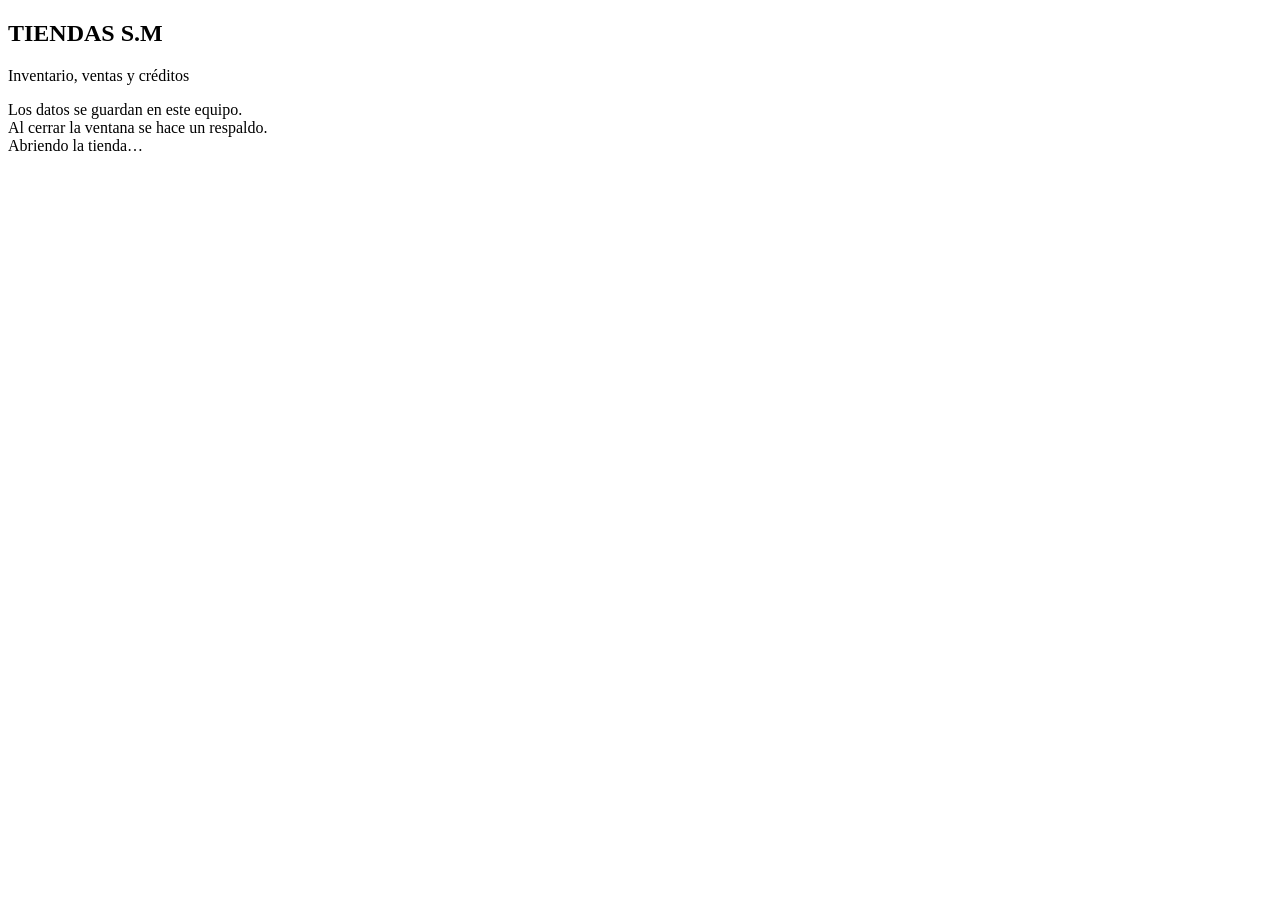
<file: interfaz_web/estatico/index.html>
<!DOCTYPE html>
<html lang="es">
<head>
<meta charset="UTF-8">
<title>TIENDAS S.M</title>
<style>/*ESTILOS*/</style>
</head>
<body>
<aside class="lateral">
  <div class="lateral-cab"><h1>TIENDAS S.M</h1><p>Inventario, ventas y créditos</p></div>
  <nav id="menu" aria-label="Secciones"></nav>
  <div class="lateral-pie">Los datos se guardan en este equipo.<br>Al cerrar la ventana se hace un respaldo.</div>
</aside>
<main class="principal" id="contenido"><div class="cargando">Abriendo la tienda…</div></main>
<div id="modal-raiz"></div>
<div class="aviso-flotante" id="avisos" aria-live="polite"></div>
<script>/*CODIGO*/</script>
</body>
</html>
</file>
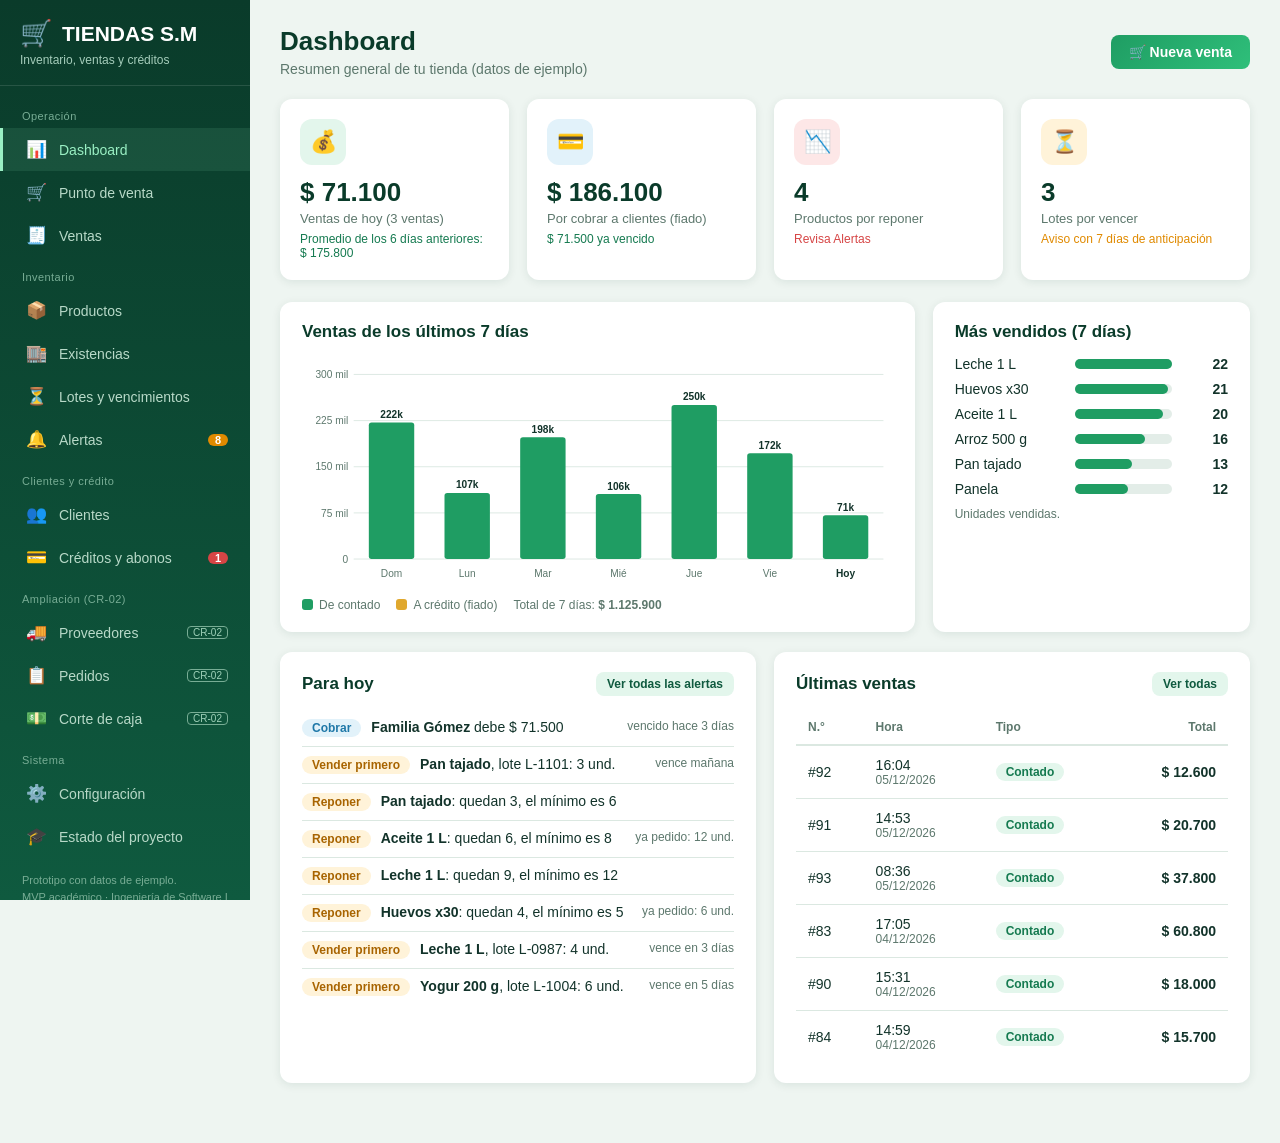
<file: docs/referencia/tiendas_sm_dashboard.html>
<!DOCTYPE html>
<html lang="es">
<head>
<meta charset="UTF-8">
<meta name="viewport" content="width=device-width, initial-scale=1.0">
<title>TIENDAS S.M – Sistema de gestión de tienda</title>
<style>
:root{
  --v900:#0a3b2a; --v800:#0f5a3f; --v700:#157a50; --v600:#1f9d63; --v500:#2fbf7a; --v300:#9af0c4; --v100:#e3f6ec; --v50:#f2f9f5;
  --fondo:#eef5f1; --tinta:#12332a; --tenue:#5d786d; --linea:#dbe8e1; --blanco:#fff;
  --ambar:#e08a00; --ambar-f:#fff3d9; --rojo:#d64545; --rojo-f:#fde7e7; --azul:#1f78a8; --azul-f:#e2f2fa;
  --sombra:0 2px 10px rgba(10,59,42,.09);
}
*{margin:0;padding:0;box-sizing:border-box}
body{font-family:'Segoe UI',Tahoma,Geneva,Verdana,sans-serif;background:var(--fondo);color:var(--tinta);display:flex;font-size:14px;font-variant-numeric:tabular-nums}
button{font:inherit;color:inherit;cursor:pointer;border:none;background:none}
input,select,textarea{font:inherit;color:inherit}
:focus-visible{outline:3px solid var(--v500);outline-offset:2px;border-radius:6px}
.oculto{display:none!important}
.ocultar-visual{position:absolute;width:1px;height:1px;overflow:hidden;clip:rect(0 0 0 0)}

/* menú lateral */
.lateral{width:250px;background:linear-gradient(180deg,var(--v900) 0%,var(--v800) 100%);min-height:100vh;padding:18px 0;position:fixed;left:0;top:0;bottom:0;overflow-y:auto;z-index:20}
.lateral-cab{padding:0 20px 18px;border-bottom:1px solid rgba(255,255,255,.12);margin-bottom:10px}
.lateral-cab h1{color:#fff;font-size:21px;display:flex;align-items:center;gap:10px}
.lateral-cab h1::before{content:"🛒";font-size:26px}
.lateral-cab p{color:#a5cdbb;font-size:12px;margin-top:4px}
.grupo{color:#78ad95;font-size:11px;padding:14px 22px 6px;letter-spacing:.04em}
.nav{display:flex;align-items:center;gap:12px;width:100%;text-align:left;padding:11px 22px;color:#b8d9c8;border-left:3px solid transparent;transition:.2s}
.nav:hover{background:rgba(255,255,255,.07);color:#fff}
.nav.activo{background:rgba(154,240,196,.1);color:var(--v300);border-left-color:var(--v300)}
.nav .icono{font-size:17px;width:22px;text-align:center}
.nav .etiqueta{margin-left:auto;background:var(--ambar);color:#fff;border-radius:10px;padding:0 7px;font-size:11px;font-weight:700}
.nav .etiqueta.roja{background:var(--rojo)}
.nav .cr{margin-left:auto;font-size:10px;border:1px solid #78ad95;color:#9fd1b9;border-radius:4px;padding:0 5px}
.lateral-pie{padding:14px 22px;color:#78ad95;font-size:11px;line-height:1.5}

/* contenido */
.principal{margin-left:250px;flex:1;padding:26px 30px 40px;min-height:100vh;min-width:0}
.encabezado{display:flex;justify-content:space-between;align-items:center;gap:14px;flex-wrap:wrap;margin-bottom:22px}
.encabezado h2{font-size:26px;color:var(--v900)}
.encabezado p{color:var(--tenue);margin-top:4px}
.acciones{display:flex;gap:10px;flex-wrap:wrap}
.aviso{background:var(--ambar-f);border-left:5px solid var(--ambar);padding:10px 14px;border-radius:6px;font-size:13px;margin-bottom:18px}
.aviso.verde{background:var(--v100);border-left-color:var(--v600)}
.aviso.roja{background:var(--rojo-f);border-left-color:var(--rojo)}

/* botones */
.btn{padding:9px 18px;border-radius:8px;font-weight:600;display:inline-flex;align-items:center;gap:8px;transition:.2s;white-space:nowrap}
.btn:hover:not(:disabled){transform:translateY(-1px);box-shadow:0 5px 14px rgba(31,157,99,.3)}
.btn:disabled{opacity:.5;cursor:not-allowed}
.btn-p{background:linear-gradient(135deg,var(--v600),var(--v500));color:#fff}
.btn-s{background:var(--v100);color:var(--v800)}
.btn-o{border:1.5px solid var(--v600);color:var(--v700);background:#fff}
.btn-a{background:var(--ambar);color:#fff}
.btn-r{background:var(--rojo);color:#fff}
.btn-ch{padding:5px 11px;font-size:12px}
.tecla{font-size:10px;opacity:.8;border:1px solid currentColor;border-radius:4px;padding:0 4px}

/* tarjetas y rejilla */
.kpis{display:grid;grid-template-columns:repeat(auto-fit,minmax(215px,1fr));gap:18px;margin-bottom:22px}
.kpi{background:#fff;border-radius:12px;padding:20px;box-shadow:var(--sombra);transition:transform .25s}
.kpi:hover{transform:translateY(-3px)}
.kpi .ic{width:46px;height:46px;border-radius:12px;display:flex;align-items:center;justify-content:center;font-size:22px;margin-bottom:12px;background:var(--v100)}
.kpi .valor{font-size:26px;font-weight:700;color:var(--v900)}
.kpi .rotulo{color:var(--tenue);font-size:13px;margin-top:3px}
.kpi .nota{font-size:12px;margin-top:6px;color:var(--v700)}
.kpi.ambar .ic{background:var(--ambar-f)}.kpi.rojo .ic{background:var(--rojo-f)}.kpi.azul .ic{background:var(--azul-f)}
.kpi.rojo .nota{color:var(--rojo)}.kpi.ambar .nota{color:var(--ambar)}
.cols{display:grid;gap:18px;margin-bottom:20px}
.cols.c2{grid-template-columns:1fr 1fr}.cols.c21{grid-template-columns:2fr 1fr}.cols.c12{grid-template-columns:1fr 2fr}.cols.c3{grid-template-columns:repeat(3,1fr)}
.tarjeta{background:#fff;border-radius:12px;padding:20px 22px;box-shadow:var(--sombra);min-width:0}
.tarjeta>h3,.tarjeta .cab h3{font-size:17px;color:var(--v900);margin-bottom:14px}
.tarjeta .cab{display:flex;justify-content:space-between;align-items:center;gap:12px;flex-wrap:wrap;margin-bottom:14px}
.tarjeta .cab h3{margin:0}
.nota-pie{color:var(--tenue);font-size:12px;margin-top:10px}

/* tablas */
.tabla-caja{background:#fff;border-radius:12px;padding:20px 22px;box-shadow:var(--sombra);margin-bottom:20px;overflow-x:auto}
table{width:100%;border-collapse:collapse}
th{text-align:left;font-size:12px;color:var(--tenue);font-weight:600;padding:10px 12px;border-bottom:2px solid var(--linea);white-space:nowrap}
td{padding:11px 12px;border-bottom:1px solid var(--linea);vertical-align:middle}
tbody tr:hover{background:var(--v50)}
tr:last-child td{border-bottom:none}
.num{text-align:right}
.sec{color:var(--tenue);font-size:12px}
.insignia{display:inline-block;padding:2px 10px;border-radius:12px;font-size:12px;font-weight:600;white-space:nowrap}
.i-ok{background:var(--v100);color:var(--v700)}.i-av{background:var(--ambar-f);color:#a86400}.i-mal{background:var(--rojo-f);color:var(--rojo)}.i-info{background:var(--azul-f);color:var(--azul)}.i-gris{background:#eceff0;color:#58666d}
.busca{padding:9px 14px;border:1.5px solid var(--linea);border-radius:8px;min-width:230px;background:#fff}
.busca:focus{border-color:var(--v600);outline:none}
.filtros{display:flex;gap:6px;flex-wrap:wrap}
.filtros button{padding:6px 14px;border-radius:16px;border:1.5px solid var(--linea);background:#fff;font-size:13px}
.filtros button.sel{background:var(--v700);border-color:var(--v700);color:#fff}
.barra{height:10px;background:#e3ede8;border-radius:5px;position:relative;min-width:90px}
.barra>span{position:absolute;left:0;top:0;bottom:0;border-radius:5px}
.barra>em{position:absolute;top:-3px;bottom:-3px;width:2px;background:var(--tinta)}
.vacio{padding:26px;text-align:center;color:var(--tenue)}

/* punto de venta */
.pos{display:grid;grid-template-columns:2fr 1fr;gap:18px;align-items:start}
.pos-busca{position:relative}
.pos-fila{display:flex;gap:10px}
.pos-fila .grande{flex:1;font-size:17px;padding:13px 16px;border:2px solid var(--v600);border-radius:10px}
.pos-fila .cant{width:90px;font-size:17px;padding:13px;border:2px solid var(--linea);border-radius:10px;text-align:center}
.sugerencias{position:absolute;left:0;right:100px;top:100%;background:#fff;border:1px solid var(--linea);border-radius:10px;box-shadow:0 10px 24px rgba(10,59,42,.18);z-index:15;max-height:320px;overflow:auto;margin-top:4px}
.sugerencias button{display:flex;justify-content:space-between;gap:12px;width:100%;padding:10px 14px;text-align:left;border-bottom:1px solid var(--linea)}
.sugerencias button:hover,.sugerencias button.sel{background:var(--v100)}
.ticket td,.ticket th{padding:9px 10px}
.cantidad-ctl{display:inline-flex;align-items:center;gap:6px}
.cantidad-ctl button{width:26px;height:26px;border-radius:50%;background:var(--v100);color:var(--v800);font-weight:700}
.total-caja{background:linear-gradient(160deg,var(--v800),var(--v600));color:#fff;border-radius:14px;padding:22px;box-shadow:var(--sombra)}
.total-caja .t{font-size:13px;opacity:.85}
.total-caja .m{font-size:44px;font-weight:700;line-height:1.15;margin:4px 0 6px}
.total-caja .s{font-size:13px;opacity:.85}
.pos-botones{display:grid;gap:10px;margin-top:14px}
.pos-botones .btn{justify-content:center;padding:14px;font-size:16px}
.btn-claro{background:#fff;color:var(--v800)}
.btn-claro:hover:not(:disabled){box-shadow:0 5px 14px rgba(0,0,0,.2)}

/* ventanas */
.velo{position:fixed;inset:0;background:rgba(7,40,28,.55);display:flex;align-items:center;justify-content:center;z-index:50;padding:16px}
.modal{background:#fff;border-radius:14px;padding:26px;width:100%;max-width:520px;max-height:92vh;overflow-y:auto;box-shadow:0 20px 50px rgba(0,0,0,.3)}
.modal.ancho{max-width:760px}
.modal h3{font-size:20px;color:var(--v900);margin-bottom:16px}
.campo{margin-bottom:14px}
.campo label{display:block;font-size:13px;font-weight:600;margin-bottom:5px}
.campo input,.campo select,.campo textarea{width:100%;padding:10px 12px;border:1.5px solid var(--linea);border-radius:8px;background:#fff}
.campo input:focus,.campo select:focus{border-color:var(--v600);outline:none}
.campo .ayuda{font-size:12px;color:var(--tenue);margin-top:4px}
.dos{display:grid;grid-template-columns:1fr 1fr;gap:12px}
.check{display:flex;align-items:center;gap:8px}
.check input{width:auto}
.modal-pie{display:flex;justify-content:flex-end;gap:10px;margin-top:18px;flex-wrap:wrap}
.error-caja{background:var(--rojo-f);color:#9c2a2a;border-left:4px solid var(--rojo);padding:9px 12px;border-radius:6px;font-size:13px;margin-bottom:12px}
.ok-caja{background:var(--v100);color:var(--v800);border-left:4px solid var(--v600);padding:9px 12px;border-radius:6px;font-size:13px;margin-bottom:12px}
.pestañas{display:flex;gap:6px;margin-bottom:16px}
.pestañas button{flex:1;padding:10px;border-radius:8px;border:1.5px solid var(--linea);font-weight:600}
.pestañas button.sel{background:var(--v700);border-color:var(--v700);color:#fff}
.papel{font-family:'Consolas','Courier New',monospace;background:#fbfdfc;border:1px dashed #9db8ac;border-radius:8px;padding:16px;font-size:13px}
.papel hr{border:none;border-top:1px dashed #9db8ac;margin:8px 0}
.papel .f{display:flex;justify-content:space-between;gap:10px}
.aviso-flotante{position:fixed;right:22px;bottom:22px;z-index:80;display:grid;gap:8px}
.aviso-flotante div{background:var(--v900);color:#fff;padding:12px 18px;border-radius:10px;box-shadow:0 8px 24px rgba(0,0,0,.3);max-width:380px;animation:entra .25s}
.aviso-flotante div.mal{background:#9c2a2a}
@keyframes entra{from{transform:translateY(10px);opacity:0}to{transform:none;opacity:1}}
.lista-simple{list-style:none}
.lista-simple li{padding:9px 0;border-bottom:1px solid var(--linea);display:flex;gap:10px;align-items:flex-start}
.lista-simple li:last-child{border-bottom:none}
.lista-simple input{margin-top:3px;width:17px;height:17px;accent-color:var(--v600)}
.lista-simple .hecho label{text-decoration:line-through;color:var(--tenue)}
.lista-simple small{display:block;color:var(--tenue)}
svg text{font-family:'Segoe UI',sans-serif;fill:var(--tenue);font-size:11px}
.leyenda{display:flex;gap:16px;flex-wrap:wrap;font-size:12px;color:var(--tenue);margin-top:8px}
.leyenda i{display:inline-block;width:11px;height:11px;border-radius:3px;margin-right:6px;vertical-align:-1px}

@media(max-width:1100px){.cols.c2,.cols.c21,.cols.c12,.cols.c3,.pos{grid-template-columns:1fr}}
@media(max-width:900px){
  .lateral{width:64px}.lateral-cab h1{font-size:0}.lateral-cab h1::before{font-size:26px}.lateral-cab p,.nav .texto,.nav .cr,.grupo,.lateral-pie{display:none}
  .nav{padding:12px 0;justify-content:center}.nav .etiqueta{position:absolute;margin:-18px 0 0 18px}.principal{margin-left:64px;padding:18px 14px 30px}
}
@media(prefers-reduced-motion:reduce){*{animation:none!important;transition:none!important}}
@media print{.lateral,.acciones,.modal-pie,.aviso-flotante{display:none!important}.principal{margin:0}.velo{position:static;background:none}.modal{box-shadow:none}}

</style>
</head>
<body>
<aside class="lateral">
  <div class="lateral-cab"><h1>TIENDAS S.M</h1><p>Inventario, ventas y créditos</p></div>
  <nav id="menu" aria-label="Módulos"></nav>
  <div class="lateral-pie">Prototipo con datos de ejemplo.<br>MVP académico · Ingeniería de Software I</div>
</aside>
<main class="principal" id="contenido"></main>
<script>
'use strict';
/* =====================================================================================
   LÓGICA DE NEGOCIO de TIENDAS S.M (sin pantalla). Refleja las reglas del código Python:
   stock, límite de crédito, abonos y "todo o nada". Todo opera sobre un objeto de estado E.
   ===================================================================================== */
let RELOJ = () => new Date();                       // las pruebas lo reemplazan
const z2 = n => String(n).padStart(2, '0');
const aISO = d => `${d.getFullYear()}-${z2(d.getMonth() + 1)}-${z2(d.getDate())}`;
const hoyISO = () => aISO(RELOJ());
const horaHHMM = () => { const d = RELOJ(); return `${z2(d.getHours())}:${z2(d.getMinutes())}`; };
const masDias = (iso, n) => { const [y, m, d] = iso.split('-').map(Number); return aISO(new Date(y, m - 1, d + n)); };
const diasEntre = (a, b) => { const t = s => { const [y, m, d] = s.split('-').map(Number); return Date.UTC(y, m - 1, d); }; return Math.round((t(b) - t(a)) / 86400000); };
const clonar = o => JSON.parse(JSON.stringify(o));
const pesos = n => new Intl.NumberFormat('es-CO', { style: 'currency', currency: 'COP', maximumFractionDigits: 0 }).format(Math.round(n));
const suma = (a, f = x => x) => a.reduce((s, x) => s + f(x), 0);
const esc = s => String(s ?? '').replace(/[&<>"']/g, c => ({ '&': '&amp;', '<': '&lt;', '>': '&gt;', '"': '&quot;', "'": '&#39;' }[c]));

class ErrorNegocio extends Error { constructor(mensaje, tipo = 'validacion') { super(mensaje); this.tipo = tipo; } }
const exigir = (cond, msg, tipo) => { if (!cond) throw new ErrorNegocio(msg, tipo); };
const entero = (v, nombre) => { const n = Number(v); exigir(Number.isInteger(n), `${nombre} debe ser un número entero`); return n; };
const cantidadPositiva = v => { const n = entero(v, 'La cantidad'); exigir(n > 0, 'La cantidad debe ser mayor a cero'); return n; };

/* ------------------------------ consultas ------------------------------ */
const prod = (E, id) => E.productos.find(p => p.id === id);
const cli = (E, id) => E.clientes.find(c => c.id === id);
const nuevoId = (E, clave) => ++E.sig[clave];
const stockDe = (E, p) => p.vence ? suma(E.lotes.filter(l => l.productoId === p.id), l => l.cantidad) : p.stock;
const lotesDe = (E, pid) => E.lotes.filter(l => l.productoId === pid && l.cantidad > 0).sort((a, b) => a.vence.localeCompare(b.vence));
const abonado = c => suma(c.abonos, a => a.valor);
const saldoDe = c => c.monto - abonado(c);
const saldoCliente = (E, cid) => suma(E.cuentas.filter(c => c.clienteId === cid), saldoDe);
const creditoDisponible = (E, c) => c.credito ? c.limite - saldoCliente(E, c.id) : 0;
function estadoCuenta(c) {
  if (saldoDe(c) === 0) return 'PAGADA';
  return diasEntre(hoyISO(), c.vence) < 0 ? 'VENCIDA' : 'ABIERTA';
}
function pendienteDePedido(E, pid) {
  return suma(E.pedidos.filter(p => p.estado === 'ENVIADO'), p => suma(p.lineas.filter(l => l.productoId === pid), l => l.cantidad));
}

/* ------------------------------ alertas (RF-12, RF-13, créditos) ------------------------------ */
function alertas(E) {
  const hoy = hoyISO();
  const stockBajo = E.productos.map(p => ({ producto: p, stock: stockDe(E, p), pendiente: pendienteDePedido(E, p.id) }))
    .filter(x => x.stock <= x.producto.minimo).sort((a, b) => (a.stock / (a.producto.minimo || 1)) - (b.stock / (b.producto.minimo || 1)));
  const porVencer = E.lotes.filter(l => l.cantidad > 0).map(l => ({ lote: l, producto: prod(E, l.productoId), dias: diasEntre(hoy, l.vence) }))
    .filter(x => x.dias <= E.config.diasAviso).sort((a, b) => a.dias - b.dias);
  const creditosVencidos = E.cuentas.filter(c => estadoCuenta(c) === 'VENCIDA')
    .map(c => ({ cuenta: c, cliente: cli(E, c.clienteId), dias: diasEntre(hoy, c.vence) })).sort((a, b) => a.dias - b.dias);
  return { stockBajo, porVencer, creditosVencidos, total: stockBajo.length + porVencer.length + creditosVencidos.length };
}

/* ------------------------------ ventas (RF-05, RF-06, RF-08) ------------------------------ */
function cantidadEnCarrito(carrito, pid) { return suma(carrito.filter(l => l.productoId === pid), l => l.cantidad); }
function totalCarrito(E, carrito) { return suma(carrito, l => l.cantidad * prod(E, l.productoId).precioVenta); }

/** Valida que se pueda tener `cantidadTotal` de un producto en el carrito. Mensaje igual al del código Python. */
function validarStock(E, pid, cantidadTotal) {
  const p = prod(E, pid); exigir(p, 'El producto no existe');
  const disponible = stockDe(E, p);
  exigir(cantidadTotal <= disponible, `Solo hay ${disponible} disponibles de ${p.nombre}`, 'stock');
}

/**
 * Registra una venta de contado o a crédito. TODO O NADA: trabaja sobre una copia del estado y solo
 * la devuelve si todo salió bien; si algo falla, el estado original no se toca (RNF-04).
 * `opciones.fallarAlFinal` sirve para simular una falla en las pruebas.
 */
function cobrarVenta(E, datos, opciones = {}) {
  const { carrito, tipo } = datos;
  exigir(carrito && carrito.length > 0, 'La venta no tiene productos');
  const S = clonar(E);
  const porProducto = {};
  carrito.forEach(l => { cantidadPositiva(l.cantidad); porProducto[l.productoId] = (porProducto[l.productoId] || 0) + l.cantidad; });
  Object.entries(porProducto).forEach(([pid, cant]) => validarStock(S, Number(pid), cant));
  const lineas = carrito.map(l => { const p = prod(S, l.productoId); return { productoId: p.id, codigo: p.codigo, nombre: p.nombre, cantidad: l.cantidad, precio: p.precioVenta, subtotal: l.cantidad * p.precioVenta }; });
  const total = suma(lineas, l => l.subtotal);

  const venta = { id: nuevoId(S, 'venta'), fecha: hoyISO(), hora: horaHHMM(), tipo, clienteId: null, medio: null, lineas, total };
  if (tipo === 'CREDITO') {
    const c = cli(S, datos.clienteId);
    exigir(c, 'Elige el cliente que se lleva la venta a crédito', 'credito');
    exigir(c.credito, `${c.nombre} no tiene crédito habilitado`, 'credito');
    const disp = creditoDisponible(S, c);
    exigir(total <= disp, `${c.nombre} no puede comprar a crédito por ${pesos(total)}: su crédito disponible es ${pesos(disp)}`, 'credito');
    venta.clienteId = c.id; venta.medio = 'CREDITO';
    const plazo = c.plazo || S.config.plazoDefecto;
    S.cuentas.push({ id: nuevoId(S, 'cuenta'), ventaId: venta.id, clienteId: c.id, monto: total, abonos: [], apertura: venta.fecha, vence: masDias(venta.fecha, plazo) });
  } else {
    const medio = datos.medio || 'EFECTIVO';
    venta.medio = medio;
    if (medio === 'EFECTIVO') exigir(Number(datos.recibido ?? total) >= total, `El efectivo recibido no alcanza para ${pesos(total)}`);
    if (medio === 'MIXTO') exigir(Number(datos.efectivo || 0) + Number(datos.transferencia || 0) === total, `En el pago mixto, efectivo + transferencia deben sumar ${pesos(total)}`);
    if (medio === 'MIXTO') { venta.efectivo = Number(datos.efectivo || 0); venta.transferencia = Number(datos.transferencia || 0); }
    if (datos.clienteId) venta.clienteId = Number(datos.clienteId);
  }
  Object.entries(porProducto).forEach(([pid, cant]) => {
    const p = prod(S, Number(pid)); descontarStock(S, p, cant);
    S.movimientos.push({ id: nuevoId(S, 'movimiento'), fecha: venta.fecha, hora: venta.hora, productoId: p.id, tipo: 'VENTA', cantidad: cant, nota: `Venta #${venta.id}` });
  });
  S.ventas.push(venta);
  if (opciones.fallarAlFinal) throw new ErrorNegocio('falla simulada al guardar');
  return { estado: S, venta };
}

function descontarStock(E, p, cantidad) {
  if (!p.vence) { p.stock -= cantidad; return; }
  let falta = cantidad;                             // propuesta por confirmar: primero el lote que vence antes
  for (const l of lotesDe(E, p.id)) { const t = Math.min(l.cantidad, falta); l.cantidad -= t; falta -= t; if (!falta) break; }
}

/* ------------------------------ productos (RF-01, RF-02) ------------------------------ */
function validarProducto(d) {
  exigir(String(d.nombre || '').trim() !== '', 'El nombre es obligatorio');
  exigir(d.precioCompra !== '' && d.precioCompra != null, 'El precio de compra es obligatorio'); exigir(d.precioVenta !== '' && d.precioVenta != null, 'El precio de venta es obligatorio');
  const pc = entero(d.precioCompra, 'El precio de compra'), pv = entero(d.precioVenta, 'El precio de venta');
  exigir(pc >= 0 && pv >= 0, 'Los precios no pueden ser negativos');
  const min = entero(d.minimo ?? 0, 'El stock mínimo'); exigir(min >= 0, 'El stock mínimo no puede ser negativo');
  return { pc, pv, min };
}
function guardarProducto(E, d) {
  const { pc, pv, min } = validarProducto(d);
  const S = clonar(E);
  const codigo = String(d.codigo || '').trim();
  exigir(!codigo || !S.productos.some(p => p.codigo === codigo && p.id !== d.id), 'Ya existe un producto con ese código');
  if (d.id) {
    const p = prod(S, d.id); exigir(p, 'El producto no existe');
    Object.assign(p, { nombre: d.nombre.trim(), codigo, categoria: d.categoria || '', precioCompra: pc, precioVenta: pv, minimo: min });
    return { estado: S, producto: p };
  }
  const p = { id: nuevoId(S, 'producto'), codigo, nombre: d.nombre.trim(), categoria: d.categoria || '', precioCompra: pc, precioVenta: pv, minimo: min, vence: !!d.vence, stock: 0 };
  S.productos.push(p);
  const inicial = Number(d.stockInicial || 0);
  if (inicial > 0 && !p.vence) registrarEntradaEn(S, { productoId: p.id, cantidad: inicial, nota: 'Stock inicial' });
  return { estado: S, producto: p };
}

/* ------------------------------ inventario (RF-03, RF-04) y lotes (RF-10, RF-11) ------------------------------ */
function registrarEntradaEn(S, d) {
  const p = prod(S, d.productoId); exigir(p, 'El producto no existe');
  const cantidad = cantidadPositiva(d.cantidad);
  if (p.vence) {
    exigir(String(d.lote || '').trim() !== '', 'Este producto vence: escribe el código del lote');
    exigir(/^\d{4}-\d{2}-\d{2}$/.test(d.vence || ''), 'Este producto vence: indica la fecha de vencimiento del lote');
    const l = S.lotes.find(x => x.productoId === p.id && x.codigo === d.lote.trim());
    if (l) { exigir(l.vence === d.vence, `El lote ${l.codigo} ya existe con otra fecha de vencimiento (${l.vence})`); l.cantidad += cantidad; }
    else S.lotes.push({ id: nuevoId(S, 'lote'), productoId: p.id, codigo: d.lote.trim(), cantidad, vence: d.vence });
  } else p.stock += cantidad;
  S.movimientos.push({ id: nuevoId(S, 'movimiento'), fecha: hoyISO(), hora: horaHHMM(), productoId: p.id, tipo: 'ENTRADA', cantidad, nota: d.nota || '' });
}
function registrarEntrada(E, d) { const S = clonar(E); registrarEntradaEn(S, d); return { estado: S }; }
function registrarSalida(E, d) {
  const S = clonar(E); const p = prod(S, d.productoId); exigir(p, 'El producto no existe');
  const cantidad = cantidadPositiva(d.cantidad);
  validarStock(S, p.id, cantidad);
  descontarStock(S, p, cantidad);
  S.movimientos.push({ id: nuevoId(S, 'movimiento'), fecha: hoyISO(), hora: horaHHMM(), productoId: p.id, tipo: 'SALIDA', cantidad, nota: d.motivo || 'Salida manual' });
  return { estado: S };
}

/* ------------------------------ clientes (RF-07) y créditos (RF-08, RF-09) ------------------------------ */
function guardarCliente(E, d) {
  exigir(String(d.nombre || '').trim() !== '', 'El nombre del cliente es obligatorio');
  const limite = entero(d.limite || 0, 'El límite de crédito'), plazo = entero(d.plazo || E.config.plazoDefecto, 'El plazo');
  exigir(limite >= 0, 'El límite de crédito no puede ser negativo'); exigir(plazo > 0, 'El plazo debe ser de al menos 1 día');
  const S = clonar(E);
  if (d.id) { const c = cli(S, d.id); exigir(c, 'El cliente no existe'); Object.assign(c, { nombre: d.nombre.trim(), telefono: d.telefono || '', credito: !!d.credito, limite, plazo }); return { estado: S, cliente: c }; }
  const c = { id: nuevoId(S, 'cliente'), nombre: d.nombre.trim(), telefono: d.telefono || '', credito: !!d.credito, limite, plazo };
  S.clientes.push(c); return { estado: S, cliente: c };
}
function registrarAbono(E, cuentaId, valor) {
  const S = clonar(E); const c = S.cuentas.find(x => x.id === cuentaId); exigir(c, 'La cuenta por cobrar no existe');
  const v = cantidadPositiva(valor); const saldo = saldoDe(c);
  exigir(v <= saldo, `El abono (${v}) no puede ser mayor al saldo pendiente, que es ${saldo}`);
  c.abonos.push({ fecha: hoyISO(), hora: horaHHMM(), valor: v });
  return { estado: S, cuenta: c };
}

/* ------------------------------ proveedores y pedidos (ampliación CR-02) ------------------------------ */
function guardarProveedor(E, d) {
  exigir(String(d.nombre || '').trim() !== '', 'El nombre del proveedor es obligatorio');
  const S = clonar(E);
  if (d.id) { const p = S.proveedores.find(x => x.id === d.id); Object.assign(p, { nombre: d.nombre.trim(), contacto: d.contacto || '', telefono: d.telefono || '', entregaDias: Number(d.entregaDias || 0) }); }
  else S.proveedores.push({ id: nuevoId(S, 'proveedor'), nombre: d.nombre.trim(), contacto: d.contacto || '', telefono: d.telefono || '', entregaDias: Number(d.entregaDias || 0) });
  return { estado: S };
}
function crearPedido(E, d) {
  exigir(E.proveedores.some(p => p.id === d.proveedorId), 'Elige el proveedor');
  exigir(d.lineas && d.lineas.length > 0, 'El pedido necesita al menos un producto');
  d.lineas.forEach(l => { cantidadPositiva(l.cantidad); exigir(prod(E, l.productoId), 'El producto no existe'); });
  const S = clonar(E);
  const pedido = { id: nuevoId(S, 'pedido'), proveedorId: d.proveedorId, fecha: hoyISO(), estado: 'ENVIADO', lineas: d.lineas.map(l => ({ productoId: l.productoId, cantidad: l.cantidad })) };
  S.pedidos.push(pedido); return { estado: S, pedido };
}
function recibirPedido(E, pedidoId, vencimientos = {}) {
  const S = clonar(E); const ped = S.pedidos.find(p => p.id === pedidoId);
  exigir(ped && ped.estado === 'ENVIADO', 'Solo se pueden recibir pedidos enviados');
  ped.lineas.forEach(l => {
    const p = prod(S, l.productoId);
    registrarEntradaEn(S, { productoId: p.id, cantidad: l.cantidad, lote: p.vence ? `P${ped.id}-${p.id}` : undefined, vence: vencimientos[p.id], nota: `Recepción del pedido #${ped.id}` });
  });
  ped.estado = 'RECIBIDO'; ped.recibido = hoyISO();
  return { estado: S };
}
function cancelarPedido(E, pedidoId) {
  const S = clonar(E); const ped = S.pedidos.find(p => p.id === pedidoId); exigir(ped && ped.estado === 'ENVIADO', 'Solo se pueden cancelar pedidos enviados');
  ped.estado = 'CANCELADO'; return { estado: S };
}

/* ------------------------------ corte de caja (ampliación CR-02) ------------------------------ */
function resumenCaja(E, fecha) {
  const ventas = E.ventas.filter(v => v.fecha === fecha && v.tipo === 'CONTADO');
  const efectivoVentas = suma(ventas.filter(v => v.medio === 'EFECTIVO'), v => v.total) + suma(ventas.filter(v => v.medio === 'MIXTO'), v => v.efectivo);
  const transferencias = suma(ventas.filter(v => v.medio === 'TRANSFERENCIA'), v => v.total) + suma(ventas.filter(v => v.medio === 'MIXTO'), v => v.transferencia);
  const abonos = suma(E.cuentas, c => suma(c.abonos.filter(a => a.fecha === fecha), a => a.valor));
  const fiado = suma(E.ventas.filter(v => v.fecha === fecha && v.tipo === 'CREDITO'), v => v.total);
  return { ventasContado: ventas.length, efectivoVentas, transferencias, abonos, fiado, efectivoEsperadoSinInicial: efectivoVentas + abonos };
}
function cerrarCorte(E, d) {
  exigir(d.contado !== '' && d.contado != null, 'Escribe el efectivo que contaste en la caja');
  const inicial = entero(d.inicial || 0, 'El efectivo inicial'), contado = entero(d.contado, 'El efectivo contado');
  exigir(inicial >= 0 && contado >= 0, 'Los valores no pueden ser negativos');
  const S = clonar(E); const r = resumenCaja(S, d.fecha); const esperado = inicial + r.efectivoEsperadoSinInicial;
  S.cortes.push({ id: nuevoId(S, 'corte'), fecha: d.fecha, hora: horaHHMM(), inicial, esperado, contado, diferencia: contado - esperado, transferencias: r.transferencias, fiado: r.fiado });
  return { estado: S };
}

/* ------------------------------ consultas para el panel ------------------------------ */
function ventasPorDia(E, n = 7) {
  const hoy = hoyISO(), salida = [];
  for (let i = n - 1; i >= 0; i--) {
    const f = masDias(hoy, -i), vs = E.ventas.filter(v => v.fecha === f);
    salida.push({ fecha: f, contado: suma(vs.filter(v => v.tipo === 'CONTADO'), v => v.total), credito: suma(vs.filter(v => v.tipo === 'CREDITO'), v => v.total), cantidad: vs.length });
  }
  return salida;
}
function topProductos(E, dias = 7, n = 6) {
  const desde = masDias(hoyISO(), -(dias - 1)), cuenta = {};
  E.ventas.filter(v => v.fecha >= desde).forEach(v => v.lineas.forEach(l => { cuenta[l.nombre] = (cuenta[l.nombre] || 0) + l.cantidad; }));
  return Object.entries(cuenta).sort((a, b) => b[1] - a[1]).slice(0, n);
}

/* ------------------------------ datos de ejemplo (ficticios) ------------------------------ */
function generador(semilla) { let a = semilla; return () => { a |= 0; a = a + 0x6D2B79F5 | 0; let t = Math.imul(a ^ a >>> 15, 1 | a); t = t + Math.imul(t ^ t >>> 7, 61 | t) ^ t; return ((t ^ t >>> 14) >>> 0) / 4294967296; }; }

function datosDeEjemplo() {
  const hoy = hoyISO();
  const E = {
    version: 1, config: { diasAviso: 7, plazoDefecto: 30, mostrarAmpliacion: true },
    sig: { producto: 0, cliente: 0, venta: 0, cuenta: 0, lote: 0, movimiento: 0, pedido: 0, proveedor: 0, corte: 0 },
    productos: [], lotes: [], clientes: [], ventas: [], cuentas: [], movimientos: [], proveedores: [], pedidos: [], cortes: [], porConfirmar: {}
  };
  const P = (codigo, nombre, categoria, pc, pv, minimo, stock, vence = false) => { E.productos.push({ id: nuevoId(E, 'producto'), codigo, nombre, categoria, precioCompra: pc, precioVenta: pv, minimo, vence, stock: vence ? 0 : stock }); };
  P('7701001', 'Arroz 500 g', 'Granos', 2000, 2500, 10, 24); P('7701002', 'Aceite 1 L', 'Aceites', 7500, 9800, 8, 6);
  P('7701003', 'Leche 1 L', 'Lácteos', 3200, 4200, 12, 0, true); P('7701004', 'Huevos x30', 'Huevos', 12500, 16500, 5, 4);
  P('7701005', 'Panela', 'Granos', 2700, 3600, 8, 15); P('7701006', 'Gaseosa 1,5 L', 'Bebidas', 4200, 5800, 12, 30);
  P('7701007', 'Jabón de barra', 'Aseo', 1600, 2300, 6, 7); P('7701008', 'Azúcar 1 kg', 'Granos', 3000, 4100, 10, 18);
  P('7701009', 'Pan tajado', 'Panadería', 3800, 5200, 6, 0, true); P('7701010', 'Café 250 g', 'Café', 6200, 8900, 6, 12);
  P('7701011', 'Yogur 200 g', 'Lácteos', 1900, 2800, 6, 0, true); P('7701012', 'Atún en lata', 'Enlatados', 3500, 4800, 6, 9);
  P('7701013', 'Papel higiénico x4', 'Aseo', 4800, 6900, 5, 8); P('7701014', 'Agua 600 ml', 'Bebidas', 900, 1500, 12, 40);
  const L = (pid, codigo, cantidad, dias) => E.lotes.push({ id: nuevoId(E, 'lote'), productoId: pid, codigo, cantidad, vence: masDias(hoy, dias) });
  L(3, 'L-0987', 4, 3); L(3, 'L-1010', 5, 25); L(9, 'L-1101', 3, 1); L(11, 'L-1004', 6, 5); L(11, 'L-1032', 5, 18);

  const C = (nombre, telefono, credito, limite, plazo) => E.clientes.push({ id: nuevoId(E, 'cliente'), nombre, telefono, credito, limite, plazo });
  C('Familia Gómez', '300 000 0001', true, 100000, 15); C('Julián P.', '300 000 0002', true, 80000, 15); C('Marta R.', '300 000 0003', true, 60000, 30);
  C('Don Hernando', '300 000 0004', true, 30000, 30); C('Luz Dary', '300 000 0005', true, 50000, 30); C('Carlos M.', '', false, 0, 30);

  const linea = (pid, cant) => { const p = prod(E, pid); return { productoId: pid, codigo: p.codigo, nombre: p.nombre, cantidad: cant, precio: p.precioVenta, subtotal: cant * p.precioVenta }; };
  const fiado = (cid, hace, lineas, abonos) => {
    const fecha = masDias(hoy, -hace), ls = lineas.map(([p, c]) => linea(p, c)), total = suma(ls, l => l.subtotal), c = cli(E, cid);
    const v = { id: nuevoId(E, 'venta'), fecha, hora: '10:30', tipo: 'CREDITO', clienteId: cid, medio: 'CREDITO', lineas: ls, total }; E.ventas.push(v);
    E.cuentas.push({ id: nuevoId(E, 'cuenta'), ventaId: v.id, clienteId: cid, monto: total, abonos: abonos.map(([d, val]) => ({ fecha: masDias(hoy, -d), hora: '16:00', valor: val })), apertura: fecha, vence: masDias(fecha, c.plazo) });
  };
  fiado(1, 18, [[2, 5], [1, 9]], []); fiado(2, 11, [[2, 3], [6, 3], [1, 2]], []);
  fiado(3, 18, [[4, 2], [10, 2], [6, 2], [8, 2]], [[8, 20000]]); fiado(4, 10, [[1, 2], [5, 2]], []); fiado(5, 25, [[10, 1], [8, 1]], [[20, 13000]]);

  const rnd = generador(20260101), medios = ['EFECTIVO', 'EFECTIVO', 'EFECTIVO', 'EFECTIVO', 'TRANSFERENCIA', 'MIXTO'];
  for (let d = 13; d >= 0; d--) {
    const n = d === 0 ? 3 : 4 + Math.floor(rnd() * 5);
    for (let i = 0; i < n; i++) {
      const ls = [], k = 1 + Math.floor(rnd() * 3);
      for (let j = 0; j < k; j++) { const pid = 1 + Math.floor(rnd() * 14); if (!ls.some(x => x.productoId === pid)) ls.push(linea(pid, 1 + Math.floor(rnd() * 3))); }
      const total = suma(ls, l => l.subtotal), medio = medios[Math.floor(rnd() * medios.length)];
      const v = { id: nuevoId(E, 'venta'), fecha: masDias(hoy, -d), hora: `${z2(8 + Math.floor(rnd() * 10))}:${z2(Math.floor(rnd() * 60))}`, tipo: 'CONTADO', clienteId: null, medio, lineas: ls, total };
      if (medio === 'MIXTO') { v.efectivo = Math.floor(total / 2 / 100) * 100; v.transferencia = total - v.efectivo; }
      E.ventas.push(v);
    }
  }
  E.ventas.sort((a, b) => (a.fecha + a.hora).localeCompare(b.fecha + b.hora));
  [[1, 24, 4, 'Compra a proveedor'], [6, 12, 3, 'Compra a proveedor'], [3, 5, 2, 'Compra a proveedor'], [10, 6, 1, 'Compra a proveedor']].forEach(([pid, cant, hace, nota]) =>
    E.movimientos.push({ id: nuevoId(E, 'movimiento'), fecha: masDias(hoy, -hace), hora: '08:15', productoId: pid, tipo: 'ENTRADA', cantidad: cant, nota }));
  E.movimientos.push({ id: nuevoId(E, 'movimiento'), fecha: masDias(hoy, -2), hora: '17:40', productoId: 9, tipo: 'SALIDA', cantidad: 1, nota: 'Daño' });

  E.proveedores.push({ id: nuevoId(E, 'proveedor'), nombre: 'Distribuidora La Esperanza', contacto: 'Contacto de ejemplo', telefono: '310 000 0001', entregaDias: 2 },
    { id: nuevoId(E, 'proveedor'), nombre: 'Lácteos del Campo', contacto: 'Contacto de ejemplo', telefono: '310 000 0002', entregaDias: 1 },
    { id: nuevoId(E, 'proveedor'), nombre: 'Aseo y Hogar S.A.', contacto: 'Contacto de ejemplo', telefono: '310 000 0003', entregaDias: 3 });
  E.pedidos.push({ id: nuevoId(E, 'pedido'), proveedorId: 1, fecha: masDias(hoy, -1), estado: 'ENVIADO', lineas: [{ productoId: 2, cantidad: 12 }, { productoId: 4, cantidad: 6 }] },
    { id: nuevoId(E, 'pedido'), proveedorId: 2, fecha: masDias(hoy, -6), estado: 'RECIBIDO', recibido: masDias(hoy, -4), lineas: [{ productoId: 3, cantidad: 24 }] });
  E.cortes.push({ id: nuevoId(E, 'corte'), fecha: masDias(hoy, -1), hora: '19:05', inicial: 50000, esperado: 214300, contado: 214300, diferencia: 0, transferencias: 61200, fiado: 0 });
  return E;
}

const ALMACEN = 'tiendas_sm_prototipo_v1';
function cargarEstado() { try { const t = localStorage.getItem(ALMACEN); if (t) { const E = JSON.parse(t); if (E && E.version === 1) return E; } } catch (e) { /* sin almacenamiento */ } return datosDeEjemplo(); }
function guardarEstado(E) { try { localStorage.setItem(ALMACEN, JSON.stringify(E)); } catch (e) { /* sin almacenamiento */ } }

if (false) module.exports = { ErrorNegocio, datosDeEjemplo, cobrarVenta, guardarProducto, registrarEntrada, registrarSalida, guardarCliente, registrarAbono, guardarProveedor, crearPedido, recibirPedido, cancelarPedido, resumenCaja, cerrarCorte, alertas, stockDe, saldoDe, saldoCliente, creditoDisponible, estadoCuenta, ventasPorDia, topProductos, prod, cli, totalCarrito, validarStock, setReloj: f => { RELOJ = f; }, hoyISO, masDias, diasEntre, pesos, lotesDe, pendienteDePedido, clonar };

'use strict';
/* =====================================================================================
   PANTALLAS de TIENDAS S.M. Todo se dibuja con funciones que devuelven texto HTML a partir del estado E.
   ===================================================================================== */
let E = cargarEstado();
let seccion = 'dashboard';
const $ = id => document.getElementById(id);
const FILTROS = { ventas: { texto: '', tipo: 'todos' }, productos: { texto: '', cat: 'todas' }, inventario: { texto: '', estado: 'todos' }, movimientos: { tipo: 'todos' }, clientes: { texto: '' }, creditos: { estado: 'todas' }, pedidos: { estado: 'todos' } };

const SECCIONES = [
  { grupo: 'Operación' },
  { id: 'dashboard', icono: '📊', texto: 'Dashboard' },
  { id: 'pos', icono: '🛒', texto: 'Punto de venta' },
  { id: 'ventas', icono: '🧾', texto: 'Ventas' },
  { grupo: 'Inventario' },
  { id: 'productos', icono: '📦', texto: 'Productos' },
  { id: 'inventario', icono: '🏬', texto: 'Existencias' },
  { id: 'lotes', icono: '⏳', texto: 'Lotes y vencimientos' },
  { id: 'alertas', icono: '🔔', texto: 'Alertas' },
  { grupo: 'Clientes y crédito' },
  { id: 'clientes', icono: '👥', texto: 'Clientes' },
  { id: 'creditos', icono: '💳', texto: 'Créditos y abonos' },
  { grupo: 'Ampliación (CR-02)', ampliacion: true },
  { id: 'proveedores', icono: '🚚', texto: 'Proveedores', cr: true },
  { id: 'pedidos', icono: '📋', texto: 'Pedidos', cr: true },
  { id: 'caja', icono: '💵', texto: 'Corte de caja', cr: true },
  { grupo: 'Sistema' },
  { id: 'config', icono: '⚙️', texto: 'Configuración' },
  { id: 'proyecto', icono: '🎓', texto: 'Estado del proyecto' },
];

/* ------------------------------ utilidades de pantalla ------------------------------ */
const normal = s => String(s || '').normalize('NFD').replace(/[\u0300-\u036f]/g, '').toLowerCase();
const fechaCorta = iso => { const [y, m, d] = iso.split('-'); return `${d}/${m}/${y}`; };
const textoDias = d => d < 0 ? `vencido hace ${-d} ${-d === 1 ? 'día' : 'días'}` : d === 0 ? 'hoy' : d === 1 ? 'mañana' : `en ${d} días`;
const insignia = (clase, texto) => `<span class="insignia ${clase}">${esc(texto)}</span>`;
const campo = (rotulo, control, ayuda = '') => `<div class="campo"><label>${rotulo}</label>${control}${ayuda ? `<div class="ayuda">${ayuda}</div>` : ''}</div>`;
const opciones = (lista, sel, vacio) => (vacio ? `<option value="">${esc(vacio)}</option>` : '') + lista.map(([v, t]) => `<option value="${esc(v)}" ${String(v) === String(sel) ? 'selected' : ''}>${esc(t)}</option>`).join('');
const val = id => { const e = $(id); return e ? e.value : ''; };
const marcado = id => { const e = $(id); return !!(e && e.checked); };
const tabla = (cabeceras, filas, vacio = 'No hay datos para mostrar.') =>
  filas.length ? `<table><thead><tr>${cabeceras.map(c => `<th class="${c.startsWith('>') ? 'num' : ''}">${esc(c.replace(/^>/, ''))}</th>`).join('')}</tr></thead><tbody>${filas.join('')}</tbody></table>` : `<div class="vacio">${esc(vacio)}</div>`;
const filtros = (clave, campoF, lista) => `<div class="filtros">${lista.map(([v, t]) => `<button class="${FILTROS[clave][campoF] === v ? 'sel' : ''}" data-accion="filtro" data-clave="${clave}" data-campo="${campoF}" data-valor="${v}">${t}</button>`).join('')}</div>`;
const estadoStock = (s, min) => s === 0 ? insignia('i-mal', 'Agotado') : s <= min ? insignia('i-av', 'Reponer') : insignia('i-ok', 'Suficiente');

/* ------------------------------ gráficos (SVG sin librerías) ------------------------------ */
function graficoVentas(datos) {
  const W = 640, H = 250, m = { i: 56, d: 10, s: 20, b: 30 }, tot = datos.map(d => d.contado + d.credito);
  const tope = Math.max(50000, Math.ceil(Math.max(...tot) / 50000) * 50000), ancho = (W - m.i - m.d) / datos.length, alto = H - m.s - m.b, y = v => m.s + alto - (v / tope) * alto;
  let g = '';
  for (let t = 0; t <= tope; t += tope / 4) g += `<line x1="${m.i}" x2="${W - m.d}" y1="${y(t)}" y2="${y(t)}" stroke="#dbe8e1"/><text x="${m.i - 6}" y="${y(t) + 4}" text-anchor="end">${t === 0 ? '0' : Math.round(t / 1000) + ' mil'}</text>`;
  datos.forEach((d, i) => {
    const x = m.i + i * ancho + ancho * .2, w = ancho * .6, dia = ['Dom', 'Lun', 'Mar', 'Mié', 'Jue', 'Vie', 'Sáb'][new Date(d.fecha + 'T12:00:00').getDay()];
    g += `<rect x="${x}" y="${y(d.contado)}" width="${w}" height="${m.s + alto - y(d.contado)}" fill="#1f9d63" rx="3"><title>${dia} ${fechaCorta(d.fecha)}: ${pesos(d.contado)} de contado</title></rect>`;
    g += `<rect x="${x}" y="${y(tot[i])}" width="${w}" height="${Math.max(0, y(d.contado) - y(tot[i]))}" fill="#e0a82e" rx="3"><title>${dia} ${fechaCorta(d.fecha)}: ${pesos(d.credito)} a crédito</title></rect>`;
    g += `<text x="${x + w / 2}" y="${H - 10}" text-anchor="middle" ${i === datos.length - 1 ? 'style="font-weight:700;fill:#12332a"' : ''}>${i === datos.length - 1 ? 'Hoy' : dia}</text>`;
    if (tot[i] > 0) g += `<text x="${x + w / 2}" y="${y(tot[i]) - 5}" text-anchor="middle" style="fill:#12332a;font-weight:600">${Math.round(tot[i] / 1000)}k</text>`;
  });
  return `<svg viewBox="0 0 ${W} ${H}" width="100%" role="img" aria-label="Ventas diarias de contado y a crédito, últimos 7 días. Total ${pesos(suma(tot))}">${g}</svg>
    <div class="leyenda"><span><i style="background:#1f9d63"></i>De contado</span><span><i style="background:#e0a82e"></i>A crédito (fiado)</span><span>Total de 7 días: <b>${pesos(suma(tot))}</b></span></div>`;
}
function barrasHorizontales(pares, color = '#1f9d63') {
  if (!pares.length) return '<div class="vacio">Aún no hay ventas.</div>';
  const mayor = Math.max(...pares.map(p => p[1]));
  return pares.map(([n, v]) => `<div style="display:grid;grid-template-columns:minmax(110px,1.3fr) 2fr 46px;gap:10px;align-items:center;margin:9px 0"><span>${esc(n)}</span><div class="barra"><span style="width:${v / mayor * 100}%;background:${color}"></span></div><b style="text-align:right">${v}</b></div>`).join('');
}
function dona(partes) {
  const total = suma(partes, p => p.v) || 1, r = 52, c = 2 * Math.PI * r; let acum = 0;
  const arcos = partes.map(p => { const largo = p.v / total * c, s = `<circle r="${r}" cx="70" cy="70" fill="none" stroke="${p.color}" stroke-width="22" stroke-dasharray="${largo} ${c - largo}" stroke-dashoffset="${-acum}" transform="rotate(-90 70 70)"><title>${esc(p.n)}: ${pesos(p.v)}</title></circle>`; acum += largo; return s; }).join('');
  return `<div style="display:flex;align-items:center;gap:20px;flex-wrap:wrap"><svg viewBox="0 0 140 140" width="150" role="img" aria-label="${partes.map(p => `${p.n}: ${Math.round(p.v / total * 100)}%`).join(', ')}">${arcos}<text x="70" y="75" text-anchor="middle" style="font-size:13px;font-weight:700;fill:#12332a">${pesos(suma(partes, p => p.v))}</text></svg>
    <div>${partes.map(p => `<div style="margin:6px 0"><i style="display:inline-block;width:11px;height:11px;border-radius:3px;background:${p.color};margin-right:8px"></i>${esc(p.n)}: <b>${Math.round(p.v / total * 100)}%</b></div>`).join('')}</div></div>`;
}

/* ------------------------------ ventanas y avisos ------------------------------ */
let modalAbierto = false;
function abrirModal(titulo, cuerpo, botones = [], ancho = false) {
  cerrarModal();
  const pie = botones.length ? `<div class="modal-pie">${botones.map(b => `<button class="btn ${b.clase || 'btn-o'}" data-accion="${b.accion}" ${b.datos || ''} ${b.id ? `id="${b.id}"` : ''}>${b.texto}</button>`).join('')}</div>` : '';
  const v = document.createElement('div'); v.className = 'velo'; v.id = 'velo';
  v.innerHTML = `<div class="modal ${ancho ? 'ancho' : ''}" role="dialog" aria-modal="true" aria-label="${esc(titulo)}"><h3>${titulo}</h3><div id="modal-error"></div><div id="modal-cuerpo">${cuerpo}</div>${pie}</div>`;
  v.addEventListener('mousedown', e => { if (e.target === v) cerrarModal(); });
  document.body.appendChild(v); modalAbierto = true;
  const primero = v.querySelector('input:not([type=checkbox]),select'); if (primero) primero.focus();
}
function cerrarModal() { const v = $('velo'); if (v) v.remove(); modalAbierto = false; }
function errorModal(msg) { const e = $('modal-error'); if (e) e.innerHTML = msg ? `<div class="error-caja" role="alert">${esc(msg)}</div>` : ''; }
function aviso(texto, mal = false) {
  let c = $('avisos'); if (!c) { c = document.createElement('div'); c.id = 'avisos'; c.className = 'aviso-flotante'; c.setAttribute('aria-live', 'polite'); document.body.appendChild(c); }
  const d = document.createElement('div'); if (mal) d.className = 'mal'; d.textContent = texto; c.appendChild(d); setTimeout(() => d.remove(), mal ? 6000 : 3800);
}
function manejarError(e) {
  if (e instanceof ErrorNegocio) { if (modalAbierto) errorModal(e.message); else aviso(e.message, true); }
  else { console.error(e); aviso('Ocurrió un error inesperado: ' + e.message, true); }
}
function aplicar(res) { E = res.estado; guardarEstado(E); pintarMenu(); }

/* ------------------------------ menú lateral y enrutador ------------------------------ */
function pintarMenu() {
  const a = alertas(E), vencidos = a.creditosVencidos.length;
  const etiquetas = { alertas: a.total ? [a.total, ''] : null, creditos: vencidos ? [vencidos, 'roja'] : null };
  $('menu').innerHTML = SECCIONES.filter(s => !(s.ampliacion || (s.cr)) || E.config.mostrarAmpliacion).map(s => {
    if (s.grupo) return `<div class="grupo">${s.grupo}</div>`;
    const et = etiquetas[s.id];
    return `<button class="nav ${seccion === s.id ? 'activo' : ''}" data-accion="ir" data-id="${s.id}" ${seccion === s.id ? 'aria-current="page"' : ''}><span class="icono">${s.icono}</span><span class="texto">${s.texto}</span>${et ? `<span class="etiqueta ${et[1]}">${et[0]}</span>` : ''}${s.cr ? '<span class="cr">CR-02</span>' : ''}</button>`;
  }).join('');
}
function ir(id) { seccion = id; pintarMenu(); render(); window.scrollTo(0, 0); }
function render() {
  const v = VISTAS[seccion]; const r = v();
  $('contenido').innerHTML = `<div class="encabezado"><div><h2>${r.titulo}</h2><p>${r.sub}</p></div><div class="acciones">${r.acciones || ''}</div></div>${r.html}`;
  if (r.despues) r.despues();
}

/* ===================================== DASHBOARD ===================================== */
const VISTAS = {};
function listaParaHoy(max = 8) {
  const a = alertas(E), it = [];
  a.creditosVencidos.forEach(x => it.push({ o: x.dias - 10, sec: 'creditos', tag: insignia('i-info', 'Cobrar'), txt: `<b>${esc(x.cliente.nombre)}</b> debe ${pesos(saldoDe(x.cuenta))}`, cuando: textoDias(x.dias) }));
  a.porVencer.forEach(x => it.push({ o: x.dias, sec: 'lotes', tag: insignia('i-av', x.dias < 0 ? 'Vencido' : 'Vender primero'), txt: `<b>${esc(x.producto.nombre)}</b>, lote ${esc(x.lote.codigo)}: ${x.lote.cantidad} und.`, cuando: x.dias < 0 ? textoDias(x.dias) : 'vence ' + textoDias(x.dias) }));
  a.stockBajo.forEach(x => it.push({ o: 2 + x.stock / (x.producto.minimo || 1), sec: 'alertas', tag: insignia(x.stock === 0 ? 'i-mal' : 'i-av', x.stock === 0 ? 'Agotado' : 'Reponer'), txt: `<b>${esc(x.producto.nombre)}</b>: quedan ${x.stock}, el mínimo es ${x.producto.minimo}`, cuando: x.pendiente ? `ya pedido: ${x.pendiente} und.` : '' }));
  return it.sort((a, b) => a.o - b.o).slice(0, max);
}
VISTAS.dashboard = () => {
  const hoy = hoyISO(), vh = E.ventas.filter(v => v.fecha === hoy), a = alertas(E), serie = ventasPorDia(E, 7);
  const porCobrar = suma(E.cuentas, saldoDe), vencido = suma(E.cuentas.filter(c => estadoCuenta(c) === 'VENCIDA'), saldoDe);
  const previo = suma(serie.slice(0, -1), d => d.contado + d.credito) / 6, totalHoy = suma(vh, v => v.total);
  const kpi = (ic, valor, rot, nota, cl = '') => `<div class="kpi ${cl}"><div class="ic">${ic}</div><div class="valor">${valor}</div><div class="rotulo">${rot}</div><div class="nota">${nota}</div></div>`;
  const pend = listaParaHoy();
  const ultimas = [...E.ventas].reverse().slice(0, 6).map(v => `<tr><td>#${v.id}</td><td>${v.hora}<div class="sec">${fechaCorta(v.fecha)}</div></td><td>${v.tipo === 'CREDITO' ? insignia('i-av', 'Fiado') : insignia('i-ok', 'Contado')}</td><td class="num"><b>${pesos(v.total)}</b></td></tr>`);
  return {
    titulo: 'Dashboard', sub: 'Resumen general de tu tienda (datos de ejemplo)',
    acciones: `<button class="btn btn-p" data-accion="ir" data-id="pos">🛒 Nueva venta</button>`,
    html: `<div class="kpis">
      ${kpi('💰', pesos(totalHoy), `Ventas de hoy (${vh.length} ${vh.length === 1 ? 'venta' : 'ventas'})`, previo ? `Promedio de los 6 días anteriores: ${pesos(previo)}` : '')}
      ${kpi('💳', pesos(porCobrar), 'Por cobrar a clientes (fiado)', vencido ? `${pesos(vencido)} ya vencido` : 'Todo al día', 'azul')}
      ${kpi('📉', a.stockBajo.length, a.stockBajo.length === 1 ? 'Producto por reponer' : 'Productos por reponer', a.stockBajo.length ? 'Revisa Alertas' : 'Todo con stock suficiente', a.stockBajo.length ? 'rojo' : '')}
      ${kpi('⏳', a.porVencer.length, a.porVencer.length === 1 ? 'Lote por vencer' : 'Lotes por vencer', `Aviso con ${E.config.diasAviso} días de anticipación`, a.porVencer.length ? 'ambar' : '')}
    </div>
    <div class="cols c21">
      <div class="tarjeta"><h3>Ventas de los últimos 7 días</h3>${graficoVentas(serie)}</div>
      <div class="tarjeta"><h3>Más vendidos (7 días)</h3>${barrasHorizontales(topProductos(E, 7, 6))}<div class="nota-pie">Unidades vendidas.</div></div>
    </div>
    <div class="cols c2">
      <div class="tarjeta"><div class="cab"><h3>Para hoy</h3><button class="btn btn-s btn-ch" data-accion="ir" data-id="alertas">Ver todas las alertas</button></div>
        ${pend.length ? `<ul class="lista-simple">${pend.map(i => `<li>${i.tag}<span style="flex:1">${i.txt}</span><span class="sec">${esc(i.cuando)}</span></li>`).join('')}</ul>` : '<div class="vacio">Nada urgente por hoy. Aquí aparecerán productos bajos, lotes por vencer y deudas vencidas.</div>'}</div>
      <div class="tarjeta"><div class="cab"><h3>Últimas ventas</h3><button class="btn btn-s btn-ch" data-accion="ir" data-id="ventas">Ver todas</button></div>
        ${tabla(['N.°', 'Hora', 'Tipo', '>Total'], ultimas, 'Aún no hay ventas.')}</div>
    </div>`
  };
};

/* ===================================== PUNTO DE VENTA ===================================== */
let carrito = [], sugerencias = [], sugSel = 0, cobro = null;
function buscarProductos(texto) {
  const n = normal(texto).trim(); if (!n) return [];
  const exacto = E.productos.filter(p => normal(p.codigo) === n); if (exacto.length) return exacto;
  return E.productos.filter(p => normal(p.nombre).includes(n) || normal(p.codigo).includes(n) || normal(p.categoria).includes(n)).slice(0, 8);
}
function agregarAlCarrito(pid, cant = 1) {
  const c = cantidadPositiva(cant); validarStock(E, pid, cantidadEnCarrito(carrito, pid) + c);
  const l = carrito.find(x => x.productoId === pid); if (l) l.cantidad += c; else carrito.push({ productoId: pid, cantidad: c });
  pintarTicket();
}
VISTAS.pos = () => ({
  titulo: 'Punto de venta', sub: 'Escribe o escanea el código de barras y presiona Enter',
  acciones: `<button class="btn btn-o" data-accion="limpiar-carrito">Limpiar venta</button>`,
  html: `<div class="pos">
    <div>
      <div class="tarjeta" style="margin-bottom:18px"><div class="pos-busca">
        <div class="pos-fila"><label class="ocultar-visual" for="pos-q">Código o nombre del producto</label>
          <input id="pos-q" class="grande" data-entrada="pos-buscar" placeholder="Código de barras o nombre del producto  (F2)" autocomplete="off">
          <label class="ocultar-visual" for="pos-cant">Cantidad</label><input id="pos-cant" class="cant" type="number" min="1" value="1" aria-label="Cantidad"></div>
        <div id="pos-sug" class="sugerencias oculto" role="listbox"></div>
      </div><div class="nota-pie">Productos de ejemplo con código 7701001 a 7701014. Si pides más de lo que hay, el sistema te dice cuántas unidades quedan.</div></div>
      <div class="tabla-caja" style="margin-bottom:0"><div id="pos-ticket"></div></div>
    </div>
    <div>
      <div class="total-caja"><div class="t">TOTAL A COBRAR</div><div class="m" id="pos-total">$ 0</div><div class="s" id="pos-items">Sin productos</div></div>
      <div class="pos-botones">
        <button class="btn btn-claro" id="btn-cobrar" data-accion="cobrar-contado">💵 Cobrar de contado <span class="tecla">F9</span></button>
        <button class="btn btn-o" id="btn-fiar" data-accion="cobrar-credito">💳 Vender a crédito (fiado) <span class="tecla">F4</span></button>
      </div>
      <div class="tarjeta" style="margin-top:14px"><h3>Atajos</h3><div class="sec" style="line-height:1.9"><span class="tecla">F2</span> buscar producto · <span class="tecla">Enter</span> agregar<br><span class="tecla">F9</span> cobrar de contado · <span class="tecla">F4</span> a crédito<br><span class="tecla">Esc</span> cerrar ventana o limpiar la búsqueda</div></div>
    </div></div>`,
  despues: () => { pintarTicket(); $('pos-q').focus(); }
});
function pintarTicket() {
  const caja = $('pos-ticket'); if (!caja) return;
  const filas = carrito.map((l, i) => { const p = prod(E, l.productoId); return `<tr><td>${i + 1}</td><td class="sec">${esc(p.codigo)}</td><td><b>${esc(p.nombre)}</b><div class="sec">Disponibles: ${stockDe(E, p)}</div></td><td class="num">${pesos(p.precioVenta)}</td>
    <td class="num"><span class="cantidad-ctl"><button data-accion="menos" data-pid="${p.id}" aria-label="Quitar uno">−</button><b>${l.cantidad}</b><button data-accion="mas" data-pid="${p.id}" aria-label="Agregar uno">+</button></span></td>
    <td class="num"><b>${pesos(l.cantidad * p.precioVenta)}</b></td><td><button class="btn btn-ch btn-s" data-accion="quitar" data-pid="${p.id}" aria-label="Quitar ${esc(p.nombre)}">✕</button></td></tr>`; });
  caja.innerHTML = tabla(['#', 'Código', 'Producto', '>Precio', '>Cantidad', '>Importe', ''], filas, 'La venta está vacía. Busca un producto para empezar.');
  const total = totalCarrito(E, carrito), unidades = suma(carrito, l => l.cantidad);
  $('pos-total').textContent = pesos(total); $('pos-items').textContent = carrito.length ? `${carrito.length} ${carrito.length === 1 ? 'producto' : 'productos'} · ${unidades} ${unidades === 1 ? 'unidad' : 'unidades'}` : 'Sin productos';
  $('btn-cobrar').disabled = $('btn-fiar').disabled = !carrito.length;
}
function pintarSugerencias() {
  const c = $('pos-sug'); if (!c) return;
  if (!sugerencias.length) { c.classList.add('oculto'); c.innerHTML = ''; return; }
  c.classList.remove('oculto');
  c.innerHTML = sugerencias.map((p, i) => `<button class="${i === sugSel ? 'sel' : ''}" role="option" data-accion="elegir-sug" data-pid="${p.id}"><span><b>${esc(p.nombre)}</b> <span class="sec">${esc(p.codigo)} · ${esc(p.categoria)}</span></span><span>${pesos(p.precioVenta)} · ${stockDe(E, p)} und.</span></button>`).join('');
}
function agregarDesdeBusqueda(p) {
  agregarAlCarrito(p.id, val('pos-cant') || 1); $('pos-q').value = ''; $('pos-cant').value = 1; sugerencias = []; pintarSugerencias(); $('pos-q').focus();
}
function teclaBusqueda(ev) {
  if (ev.key === 'ArrowDown' && sugerencias.length) { ev.preventDefault(); sugSel = (sugSel + 1) % sugerencias.length; pintarSugerencias(); }
  else if (ev.key === 'ArrowUp' && sugerencias.length) { ev.preventDefault(); sugSel = (sugSel - 1 + sugerencias.length) % sugerencias.length; pintarSugerencias(); }
  else if (ev.key === 'Enter') { ev.preventDefault(); const lista = sugerencias.length ? sugerencias : buscarProductos(ev.target.value); if (!lista.length) { aviso(ev.target.value ? `No encontré «${ev.target.value}». Revisa el código o el nombre.` : 'Escribe un código o un nombre.', true); return; } agregarDesdeBusqueda(lista[sugerencias.length ? sugSel : 0]); }
}

/* ---- cobro ---- */
function abrirCobro(modo) {
  if (!carrito.length) { aviso('Agrega al menos un producto antes de cobrar.', true); return; }
  cobro = { modo, medio: 'EFECTIVO', clienteId: '' };
  abrirModal(modo === 'CREDITO' ? 'Vender a crédito' : 'Cobrar venta', cuerpoCobro(), [{ texto: 'Cancelar', accion: 'cerrar-modal' }, { texto: 'Confirmar venta', clase: 'btn-p', accion: 'confirmar-cobro', id: 'btn-confirmar' }]);
  actualizarCobro();
}
function cuerpoCobro() {
  const total = totalCarrito(E, carrito);
  const tabs = `<div class="pestañas"><button class="${cobro.modo === 'CONTADO' ? 'sel' : ''}" data-accion="cobro-modo" data-modo="CONTADO">De contado</button><button class="${cobro.modo === 'CREDITO' ? 'sel' : ''}" data-accion="cobro-modo" data-modo="CREDITO">A crédito (fiado)</button></div>`;
  const grande = `<div style="text-align:center;margin:6px 0 16px"><div class="sec">Total a cobrar</div><div style="font-size:38px;font-weight:700;color:var(--v800)">${pesos(total)}</div></div>`;
  if (cobro.modo === 'CREDITO') {
    return tabs + grande + campo('Cliente', `<select id="c-cliente" data-cambio="cobro-cliente">${opciones(E.clientes.map(c => [c.id, c.nombre + (c.credito ? '' : ' — sin crédito')]), cobro.clienteId, 'Elige un cliente…')}</select>`) + `<div id="c-info"></div>`;
  }
  const medios = [['EFECTIVO', 'Efectivo'], ['TRANSFERENCIA', 'Transferencia'], ['MIXTO', 'Mixto (CR-02)']];
  const radios = `<div class="filtros" style="margin-bottom:14px">${medios.map(([v, t]) => `<button class="${cobro.medio === v ? 'sel' : ''}" data-accion="cobro-medio" data-medio="${v}">${t}</button>`).join('')}</div>`;
  let campos = '';
  if (cobro.medio === 'EFECTIVO') campos = campo('Efectivo recibido', `<input id="c-recibido" type="number" min="0" data-entrada="cobro-vivo" placeholder="${total}">`, 'Si lo dejas vacío se toma el valor exacto.') + `<div id="c-info"></div>`;
  else if (cobro.medio === 'TRANSFERENCIA') campos = campo('Referencia de la transferencia (opcional)', `<input id="c-ref" placeholder="Ej.: número de comprobante">`) + `<div id="c-info"></div>`;
  else campos = `<div class="dos">${campo('En efectivo', '<input id="c-efectivo" type="number" min="0" data-entrada="cobro-vivo">')}${campo('Por transferencia', '<input id="c-transf" type="number" min="0" data-entrada="cobro-vivo">')}</div><div id="c-info"></div>`;
  return tabs + grande + radios + campos;
}
function actualizarCobro() {
  const total = totalCarrito(E, carrito), info = $('c-info'), btn = $('btn-confirmar'); if (!btn) return;
  let puede = true, html = '';
  if (cobro.modo === 'CREDITO') {
    const c = cli(E, Number(cobro.clienteId));
    if (!c) { puede = false; html = ''; }
    else if (!c.credito) { puede = false; html = `<div class="error-caja">${esc(c.nombre)} no tiene crédito habilitado.</div>`; }
    else {
      const deuda = saldoCliente(E, c.id), disp = creditoDisponible(E, c), queda = deuda + total;
      puede = total <= disp;
      html = `<div class="papel"><div class="f"><span>Límite de crédito</span><b>${pesos(c.limite)}</b></div><div class="f"><span>Debe actualmente</span><b>${pesos(deuda)}</b></div><div class="f"><span>Crédito disponible</span><b>${pesos(disp)}</b></div><hr><div class="f"><span>Con esta venta debería</span><b>${pesos(queda)}</b></div><div class="f"><span>Plazo para pagar</span><b>${c.plazo} días</b></div></div>`
        + (puede ? '' : `<div class="error-caja" style="margin-top:10px">Esta venta supera el crédito disponible por ${pesos(total - disp)}.</div>`);
    }
  } else if (cobro.medio === 'EFECTIVO') {
    const r = val('c-recibido') === '' ? total : Number(val('c-recibido')); puede = r >= total;
    html = puede ? `<div class="ok-caja">Cambio a devolver: <b>${pesos(r - total)}</b></div>` : `<div class="error-caja">Faltan ${pesos(total - r)} para completar el pago.</div>`;
  } else if (cobro.medio === 'MIXTO') {
    const s = Number(val('c-efectivo') || 0) + Number(val('c-transf') || 0); puede = s === total;
    html = puede ? '<div class="ok-caja">El pago mixto suma el total.</div>' : `<div class="error-caja">${s < total ? 'Faltan' : 'Sobran'} ${pesos(Math.abs(total - s))}: efectivo + transferencia deben sumar ${pesos(total)}.</div>`;
  }
  if (info) info.innerHTML = html; btn.disabled = !puede;
}
function confirmarCobro() {
  const total = totalCarrito(E, carrito);
  const datos = { carrito: clonar(carrito), tipo: cobro.modo, clienteId: Number(cobro.clienteId) || null, medio: cobro.medio };
  if (cobro.modo === 'CONTADO' && cobro.medio === 'EFECTIVO') datos.recibido = val('c-recibido') === '' ? total : Number(val('c-recibido'));
  if (cobro.medio === 'MIXTO' && cobro.modo === 'CONTADO') { datos.efectivo = Number(val('c-efectivo') || 0); datos.transferencia = Number(val('c-transf') || 0); }
  const r = cobrarVenta(E, datos); aplicar(r);
  const recibido = datos.recibido; carrito = []; sugerencias = [];
  mostrarTicket(r.venta, { nuevaVenta: true, cambio: recibido != null ? recibido - r.venta.total : null });
  if (seccion === 'pos') pintarTicket();
}
function htmlTicket(v, cambio) {
  const c = v.clienteId ? cli(E, v.clienteId) : null, medio = { EFECTIVO: 'Efectivo', TRANSFERENCIA: 'Transferencia', MIXTO: 'Mixto', CREDITO: 'A crédito (fiado)' }[v.medio];
  return `<div class="papel"><div style="text-align:center"><b>TIENDAS S.M</b><br>Ticket de venta #${v.id}<br>${fechaCorta(v.fecha)} ${v.hora}</div><hr>
    ${v.lineas.map(l => `<div class="f"><span>${l.cantidad} × ${esc(l.nombre)}</span><span>${pesos(l.subtotal)}</span></div><div class="sec" style="padding-left:14px">${pesos(l.precio)} c/u</div>`).join('')}<hr>
    <div class="f"><b>TOTAL</b><b>${pesos(v.total)}</b></div><div class="f"><span>Forma de pago</span><span>${medio}</span></div>
    ${c ? `<div class="f"><span>Cliente</span><span>${esc(c.nombre)}</span></div>` : ''}${cambio ? `<div class="f"><span>Cambio</span><span>${pesos(cambio)}</span></div>` : ''}
    ${v.tipo === 'CREDITO' ? `<div class="f"><span>Vence</span><span>${fechaCorta(E.cuentas.find(x => x.ventaId === v.id).vence)}</span></div>` : ''}</div>`;
}
function mostrarTicket(v, op = {}) {
  abrirModal(op.nuevaVenta ? '✅ Venta registrada' : `Venta #${v.id}`, htmlTicket(v, op.cambio),
    [{ texto: 'Imprimir', accion: 'imprimir' }, { texto: op.nuevaVenta ? 'Nueva venta' : 'Cerrar', clase: 'btn-p', accion: 'cerrar-modal' }]);
}

/* ===================================== VENTAS ===================================== */
function tablaVentas() {
  const f = FILTROS.ventas, t = normal(f.texto);
  const lista = [...E.ventas].reverse().filter(v => (f.tipo === 'todos' || v.tipo === f.tipo) && (!t || String(v.id) === t.replace('#', '') || normal(v.lineas.map(l => l.nombre).join(' ')).includes(t) || normal(v.clienteId ? cli(E, v.clienteId).nombre : '').includes(t))).slice(0, 80);
  return tabla(['N.°', 'Fecha y hora', 'Tipo', 'Cliente', 'Productos', '>Total', ''], lista.map(v => `<tr><td>#${v.id}</td><td>${fechaCorta(v.fecha)} ${v.hora}</td><td>${v.tipo === 'CREDITO' ? insignia('i-av', 'Fiado') : insignia('i-ok', v.medio === 'EFECTIVO' ? 'Efectivo' : v.medio === 'TRANSFERENCIA' ? 'Transferencia' : 'Mixto')}</td>
    <td>${v.clienteId ? esc(cli(E, v.clienteId).nombre) : '<span class="sec">Mostrador</span>'}</td><td class="sec">${esc(v.lineas.map(l => `${l.cantidad}× ${l.nombre}`).join(', ')).slice(0, 70)}</td><td class="num"><b>${pesos(v.total)}</b></td>
    <td><button class="btn btn-s btn-ch" data-accion="ver-venta" data-id="${v.id}">Ver ticket</button></td></tr>`), 'No hay ventas con ese filtro.');
}
VISTAS.ventas = () => {
  const hoy = hoyISO(), vh = E.ventas.filter(v => v.fecha === hoy), mes = E.ventas.filter(v => v.fecha >= masDias(hoy, -29));
  return {
    titulo: 'Ventas', sub: 'Historial de ventas registradas', acciones: `<button class="btn btn-p" data-accion="ir" data-id="pos">🛒 Nueva venta</button>`,
    html: `<div class="kpis">
      <div class="kpi"><div class="ic">🧾</div><div class="valor">${vh.length}</div><div class="rotulo">Ventas de hoy</div><div class="nota">${pesos(suma(vh, v => v.total))}</div></div>
      <div class="kpi azul"><div class="ic">💳</div><div class="valor">${pesos(suma(vh.filter(v => v.tipo === 'CREDITO'), v => v.total))}</div><div class="rotulo">Fiado de hoy</div></div>
      <div class="kpi"><div class="ic">📅</div><div class="valor">${pesos(suma(mes, v => v.total))}</div><div class="rotulo">Últimos 30 días</div><div class="nota">${mes.length} ventas</div></div></div>
    <div class="tabla-caja"><div class="cab" style="display:flex;justify-content:space-between;gap:12px;flex-wrap:wrap;margin-bottom:14px"><h3 style="font-size:17px;color:var(--v900)">Todas las ventas</h3>
      <div class="acciones"><input class="busca" data-entrada="filtro-texto" data-clave="ventas" placeholder="Buscar por # de venta, producto o cliente" value="${esc(FILTROS.ventas.texto)}" aria-label="Buscar ventas">${filtros('ventas', 'tipo', [['todos', 'Todas'], ['CONTADO', 'Contado'], ['CREDITO', 'Fiado']])}</div></div>
      <div id="tabla-ventas">${tablaVentas()}</div><div class="nota-pie">Las ventas no se borran ni se anulan (la anulación no forma parte del alcance aprobado).</div></div>`
  };
};

/* ===================================== PRODUCTOS ===================================== */
const categorias = () => [...new Set(E.productos.map(p => p.categoria).filter(Boolean))].sort();
function tablaProductos() {
  const f = FILTROS.productos, t = normal(f.texto);
  const lista = E.productos.filter(p => (f.cat === 'todas' || p.categoria === f.cat) && (!t || normal(p.nombre).includes(t) || normal(p.codigo).includes(t)));
  return tabla(['Código', 'Producto', '>Precio de compra', '>Precio de venta', '>Stock', '>Mínimo', 'Estado', ''], lista.map(p => { const s = stockDe(E, p); return `<tr><td class="sec">${esc(p.codigo) || '—'}</td>
    <td><b>${esc(p.nombre)}</b><div class="sec">${esc(p.categoria) || 'Sin categoría'}${p.vence ? ' · maneja vencimiento' : ''}</div></td><td class="num">${pesos(p.precioCompra)}</td><td class="num"><b>${pesos(p.precioVenta)}</b></td>
    <td class="num"><b>${s}</b></td><td class="num">${p.minimo}</td><td>${estadoStock(s, p.minimo)}</td><td><button class="btn btn-s btn-ch" data-accion="editar-producto" data-id="${p.id}">Editar</button></td></tr>`; }), 'No hay productos con ese filtro.');
}
VISTAS.productos = () => ({
  titulo: 'Productos', sub: 'Registra, consulta y actualiza tus productos y sus precios', acciones: `<button class="btn btn-p" data-accion="nuevo-producto">+ Nuevo producto</button>`,
  html: `<div class="aviso verde">Un producto necesita nombre, precio de compra, precio de venta y stock mínimo (nivel de alerta). El <b>código de barras</b> y la <b>categoría</b> son campos recomendados, todavía no son requisitos aprobados. No se pueden borrar productos: el alcance aprobado es registrar, consultar y actualizar.</div>
  <div class="tabla-caja"><div style="display:flex;justify-content:space-between;gap:12px;flex-wrap:wrap;margin-bottom:14px"><h3 style="font-size:17px;color:var(--v900)">Catálogo (${E.productos.length})</h3>
    <div class="acciones"><input class="busca" data-entrada="filtro-texto" data-clave="productos" placeholder="Buscar por nombre o código" value="${esc(FILTROS.productos.texto)}" aria-label="Buscar productos">
    <select class="busca" style="min-width:150px" data-cambio="filtro-select" data-clave="productos" data-campo="cat" aria-label="Categoría">${opciones(categorias().map(c => [c, c]), FILTROS.productos.cat === 'todas' ? '' : FILTROS.productos.cat, 'Todas las categorías')}</select></div></div>
    <div id="tabla-productos">${tablaProductos()}</div></div>`
});
function abrirProducto(id) {
  const p = id ? prod(E, id) : null, nuevo = !p;
  const cuerpo = `${campo('Nombre del producto *', `<input id="f-nombre" value="${esc(p?.nombre)}" placeholder="Ej.: Arroz 500 g">`)}
    <div class="dos">${campo('Código de barras o interno <small>(recomendado)</small>', `<input id="f-codigo" value="${esc(p?.codigo)}">`)}${campo('Categoría <small>(recomendado)</small>', `<input id="f-cat" list="lista-cat" value="${esc(p?.categoria)}"><datalist id="lista-cat">${categorias().map(c => `<option value="${esc(c)}"></option>`).join('')}</datalist>`)}</div>
    <div class="dos">${campo('Precio de compra *', `<input id="f-pc" type="number" min="0" value="${p ? p.precioCompra : ''}">`)}${campo('Precio de venta *', `<input id="f-pv" type="number" min="0" value="${p ? p.precioVenta : ''}">`)}</div>
    <div class="dos">${campo('Stock mínimo (alerta de reposición) *', `<input id="f-min" type="number" min="0" value="${p ? p.minimo : 5}">`, 'Valor por definir con el propietario: uno general o uno por producto.')}
    ${nuevo ? campo('Stock inicial', `<input id="f-stock" type="number" min="0" value="0">`, 'No aplica si el producto vence: ingresa sus lotes en Lotes y vencimientos.') : ''}</div>
    <div class="campo"><label class="check"><input type="checkbox" id="f-vence" ${p?.vence ? 'checked' : ''} ${nuevo ? '' : 'disabled'}> Este producto vence y se maneja por lotes (RF-10, RF-11)</label>${nuevo ? '' : '<div class="ayuda">No se puede cambiar después de crearlo.</div>'}</div>`;
  abrirModal(nuevo ? 'Nuevo producto' : 'Editar producto', cuerpo, [{ texto: 'Cancelar', accion: 'cerrar-modal' }, { texto: 'Guardar', clase: 'btn-p', accion: 'guardar-producto', datos: `data-id="${id || ''}"` }]);
}

/* ===================================== EXISTENCIAS ===================================== */
function tablaInventario() {
  const f = FILTROS.inventario, t = normal(f.texto), tope = Math.max(1, ...E.productos.map(p => Math.max(stockDe(E, p), p.minimo))) * 1.1;
  const lista = E.productos.filter(p => { const s = stockDe(E, p); return (!t || normal(p.nombre).includes(t) || normal(p.codigo).includes(t)) && (f.estado === 'todos' || (f.estado === 'bajo' ? s <= p.minimo : s > p.minimo)); });
  return tabla(['Producto', '>Existencias', '>Mínimo', 'Nivel', '>Pedido pendiente', 'Estado', ''], lista.map(p => { const s = stockDe(E, p), pend = pendienteDePedido(E, p.id);
    return `<tr><td><b>${esc(p.nombre)}</b><div class="sec">${esc(p.categoria)}</div></td><td class="num"><b>${s}</b></td><td class="num">${p.minimo}</td>
      <td style="min-width:150px"><div class="barra" role="img" aria-label="${s} unidades, mínimo ${p.minimo}"><span style="width:${Math.min(100, s / tope * 100)}%;background:${s <= p.minimo ? '#d64545' : '#1f9d63'}"></span><em style="left:${p.minimo / tope * 100}%"></em></div></td>
      <td class="num">${pend ? insignia('i-info', pend + ' und.') : '<span class="sec">—</span>'}</td><td>${estadoStock(s, p.minimo)}</td><td><button class="btn btn-s btn-ch" data-accion="entrada-producto" data-id="${p.id}">+ Entrada</button></td></tr>`; }), 'No hay productos con ese filtro.');
}
function tablaMovimientos() {
  const lista = [...E.movimientos].reverse().filter(m => FILTROS.movimientos.tipo === 'todos' || m.tipo === FILTROS.movimientos.tipo).slice(0, 30);
  const col = { ENTRADA: 'i-ok', SALIDA: 'i-av', VENTA: 'i-info' };
  return tabla(['Fecha', 'Producto', 'Tipo', '>Cantidad', 'Detalle'], lista.map(m => `<tr><td>${fechaCorta(m.fecha)} <span class="sec">${m.hora}</span></td><td><b>${esc(prod(E, m.productoId).nombre)}</b></td><td>${insignia(col[m.tipo], m.tipo === 'VENTA' ? 'Venta' : m.tipo === 'ENTRADA' ? 'Entrada' : 'Salida')}</td><td class="num">${m.tipo === 'ENTRADA' ? '+' : '−'}${m.cantidad}</td><td class="sec">${esc(m.nota)}</td></tr>`), 'Aún no hay movimientos.');
}
VISTAS.inventario = () => {
  const unidades = suma(E.productos, p => stockDe(E, p)), costo = suma(E.productos, p => stockDe(E, p) * p.precioCompra), bajos = E.productos.filter(p => stockDe(E, p) <= p.minimo).length;
  return {
    titulo: 'Existencias', sub: 'Cuánto hay de cada producto y qué entró o salió',
    acciones: `<button class="btn btn-p" data-accion="entrada-producto" data-id="">+ Registrar entrada</button><button class="btn btn-o" data-accion="salida-producto">Salida manual</button>`,
    html: `<div class="kpis"><div class="kpi"><div class="ic">📦</div><div class="valor">${E.productos.length}</div><div class="rotulo">Productos registrados</div></div>
      <div class="kpi"><div class="ic">🏬</div><div class="valor">${miles(unidades)}</div><div class="rotulo">Unidades en inventario</div><div class="nota">Valor al costo: ${pesos(costo)}</div></div>
      <div class="kpi ${bajos ? 'rojo' : ''}"><div class="ic">📉</div><div class="valor">${bajos}</div><div class="rotulo">Por reponer</div></div></div>
    <div class="tabla-caja"><div style="display:flex;justify-content:space-between;gap:12px;flex-wrap:wrap;margin-bottom:14px"><h3 style="font-size:17px;color:var(--v900)">Existencias por producto</h3>
      <div class="acciones"><input class="busca" data-entrada="filtro-texto" data-clave="inventario" placeholder="Buscar producto" value="${esc(FILTROS.inventario.texto)}" aria-label="Buscar producto">${filtros('inventario', 'estado', [['todos', 'Todos'], ['bajo', 'Por reponer'], ['ok', 'Suficientes']])}</div></div><div id="tabla-inventario">${tablaInventario()}</div></div>
    <div class="tabla-caja"><div style="display:flex;justify-content:space-between;gap:12px;flex-wrap:wrap;margin-bottom:14px"><h3 style="font-size:17px;color:var(--v900)">Movimientos de inventario</h3>${filtros('movimientos', 'tipo', [['todos', 'Todos'], ['ENTRADA', 'Entradas'], ['VENTA', 'Ventas'], ['SALIDA', 'Salidas']])}</div><div id="tabla-movimientos">${tablaMovimientos()}</div>
      <div class="nota-pie">Las ventas descuentan el inventario solas (RF-06). La salida manual (mermas, daños) está por confirmar con el propietario.</div></div>`
  };
};
const miles = n => new Intl.NumberFormat('es-CO').format(n);
function abrirEntrada(pid, soloVence = false) {
  const lista = E.productos.filter(p => !soloVence || p.vence);
  if (!lista.length) { aviso('No hay productos que manejen vencimiento. Crea uno marcando «vence».', true); return; }
  const sel = pid ? Number(pid) : lista[0].id;
  abrirModal(soloVence ? 'Registrar lote' : 'Registrar entrada de mercancía',
    `${campo('Producto', `<select id="e-prod" data-cambio="entrada-producto-cambio">${opciones(lista.map(p => [p.id, p.nombre + (p.vence ? ' (vence)' : '')]), sel)}</select>`)}
    ${campo('Cantidad que entra', '<input id="e-cant" type="number" min="1" value="1">')}
    <div id="e-lote" class="${prod(E, sel).vence ? '' : 'oculto'}"><div class="dos">${campo('Código del lote *', '<input id="e-codigo" placeholder="Ej.: L-1205">')}${campo('Fecha de vencimiento *', `<input id="e-vence" type="date" min="${hoyISO()}">`)}</div></div>
    ${campo('Nota (opcional)', '<input id="e-nota" placeholder="Ej.: compra a proveedor">')}`,
    [{ texto: 'Cancelar', accion: 'cerrar-modal' }, { texto: 'Registrar entrada', clase: 'btn-p', accion: 'guardar-entrada' }]);
}
function abrirSalida() {
  abrirModal('Salida manual de mercancía', `<div class="aviso">Regla <b>por confirmar</b> con el propietario (hallazgo H-1): si hace falta registrar mermas, daños o consumo propio. Se deja disponible para validarlo.</div>
    ${campo('Producto', `<select id="s-prod">${opciones(E.productos.map(p => [p.id, `${p.nombre} (hay ${stockDe(E, p)})`]), E.productos[0].id)}</select>`)}
    <div class="dos">${campo('Cantidad', '<input id="s-cant" type="number" min="1" value="1">')}${campo('Motivo', `<select id="s-motivo">${opciones(['Merma', 'Daño', 'Consumo propio', 'Otro'].map(m => [m, m]), 'Merma')}</select>`)}</div>`,
    [{ texto: 'Cancelar', accion: 'cerrar-modal' }, { texto: 'Registrar salida', clase: 'btn-a', accion: 'guardar-salida' }]);
}

/* ===================================== LOTES ===================================== */
VISTAS.lotes = () => {
  const lista = E.lotes.filter(l => l.cantidad > 0).map(l => ({ l, p: prod(E, l.productoId), d: diasEntre(hoyISO(), l.vence) })).sort((a, b) => a.d - b.d);
  const filas = lista.map(({ l, p, d }) => `<tr><td><b>${esc(p.nombre)}</b></td><td>${esc(l.codigo)}</td><td class="num">${l.cantidad}</td><td>${fechaCorta(l.vence)}</td>
    <td>${d < 0 ? insignia('i-mal', 'Vencido ' + textoDias(d).replace('vencido ', '')) : d <= E.config.diasAviso ? insignia(d <= 2 ? 'i-mal' : 'i-av', 'Vence ' + textoDias(d)) : insignia('i-ok', d + ' días')}</td></tr>`);
  return {
    titulo: 'Lotes y vencimientos', sub: 'Los productos que vencen se manejan por lote', acciones: `<button class="btn btn-p" data-accion="nuevo-lote">+ Registrar lote</button>`,
    html: `<div class="aviso verde"><b>Should Have:</b> en el código Python estos lotes todavía no están programados (deuda DT-01). Aquí se muestran para validar el flujo con el propietario. Al vender, se descuenta primero el lote que vence antes: <b>regla propuesta, por confirmar</b>.</div>
    <div class="tabla-caja"><h3 style="font-size:17px;color:var(--v900);margin-bottom:14px">Lotes con existencias (${lista.length})</h3>${tabla(['Producto', 'Lote', '>Unidades', 'Vence', 'Estado'], filas, 'No hay lotes con existencias.')}
    <div class="nota-pie">Aviso de vencimiento: ${E.config.diasAviso} días de anticipación (valor de ejemplo; se cambia en Configuración).</div></div>`
  };
};

/* ===================================== ALERTAS ===================================== */
VISTAS.alertas = () => {
  const a = alertas(E);
  const sb = a.stockBajo.map(x => `<tr><td><b>${esc(x.producto.nombre)}</b></td><td class="num"><b>${x.stock}</b></td><td class="num">${x.producto.minimo}</td><td>${x.pendiente ? insignia('i-info', 'Ya pedido: ' + x.pendiente + ' und.') : insignia('i-av', 'Sin pedido')}</td><td><button class="btn btn-s btn-ch" data-accion="entrada-producto" data-id="${x.producto.id}">+ Entrada</button></td></tr>`);
  const pv = a.porVencer.map(x => `<tr><td><b>${esc(x.producto.nombre)}</b></td><td>${esc(x.lote.codigo)}</td><td class="num">${x.lote.cantidad}</td><td>${fechaCorta(x.lote.vence)}</td><td>${insignia(x.dias <= 2 ? 'i-mal' : 'i-av', x.dias < 0 ? textoDias(x.dias) : 'vence ' + textoDias(x.dias))}</td></tr>`);
  const cv = a.creditosVencidos.map(x => `<tr><td><b>${esc(x.cliente.nombre)}</b></td><td class="num">${pesos(saldoDe(x.cuenta))}</td><td>${fechaCorta(x.cuenta.vence)}</td><td>${insignia('i-mal', textoDias(x.dias))}</td><td><button class="btn btn-s btn-ch" data-accion="abonar" data-id="${x.cuenta.id}">Registrar abono</button></td></tr>`);
  const caja = (t, sub, cont) => `<div class="tabla-caja"><h3 style="font-size:17px;color:var(--v900)">${t}</h3><div class="sec" style="margin-bottom:12px">${sub}</div>${cont}</div>`;
  return {
    titulo: 'Alertas', sub: `${a.total} ${a.total === 1 ? 'aviso' : 'avisos'} que necesitan tu atención`, html:
      caja('📉 Stock bajo', 'Productos con existencias iguales o menores al mínimo (RF-12). Si ya hay un pedido enviado, se muestra para no pedir dos veces.', tabla(['Producto', '>Existencias', '>Mínimo', 'Pedido', ''], sb, 'No hay productos por reponer.'))
      + caja('⏳ Lotes por vencer', `Lotes que vencen en ${E.config.diasAviso} días o menos (RF-13).`, tabla(['Producto', 'Lote', '>Unidades', 'Vence', 'Aviso'], pv, 'No hay lotes por vencer.'))
      + caja('💳 Créditos vencidos', 'Clientes con deuda pasada de su fecha de pago.', tabla(['Cliente', '>Debe', 'Venció', 'Aviso', ''], cv, 'No hay créditos vencidos.'))
  };
};

/* ===================================== CLIENTES ===================================== */
function tablaClientes() {
  const t = normal(FILTROS.clientes.texto);
  const lista = E.clientes.filter(c => !t || normal(c.nombre).includes(t) || normal(c.telefono).includes(t));
  return tabla(['Cliente', 'Crédito', '>Límite', '>Debe', '>Disponible', '>Plazo', ''], lista.map(c => `<tr><td><b>${esc(c.nombre)}</b><div class="sec">${esc(c.telefono) || 'Sin teléfono'}</div></td><td>${c.credito ? insignia('i-ok', 'Habilitado') : insignia('i-gris', 'Sin crédito')}</td>
    <td class="num">${c.credito ? pesos(c.limite) : '—'}</td><td class="num">${saldoCliente(E, c.id) ? `<b>${pesos(saldoCliente(E, c.id))}</b>` : '—'}</td><td class="num">${c.credito ? pesos(creditoDisponible(E, c)) : '—'}</td><td class="num">${c.credito ? c.plazo + ' días' : '—'}</td>
    <td><button class="btn btn-s btn-ch" data-accion="editar-cliente" data-id="${c.id}">Editar</button></td></tr>`), 'No hay clientes con esa búsqueda.');
}
VISTAS.clientes = () => ({
  titulo: 'Clientes', sub: 'Personas a las que se les vende a crédito', acciones: `<button class="btn btn-p" data-accion="nuevo-cliente">+ Nuevo cliente</button>`,
  html: `<div class="aviso">Los <b>datos exactos</b> que se piden para registrar un cliente siguen <b>por definir</b> con el propietario (nombre y teléfono son de ejemplo). Los datos de clientes y deudas son sensibles: aquí son ficticios.</div>
  <div class="tabla-caja"><div style="display:flex;justify-content:space-between;gap:12px;flex-wrap:wrap;margin-bottom:14px"><h3 style="font-size:17px;color:var(--v900)">Clientes (${E.clientes.length})</h3>
    <input class="busca" data-entrada="filtro-texto" data-clave="clientes" placeholder="Buscar cliente" value="${esc(FILTROS.clientes.texto)}" aria-label="Buscar cliente"></div><div id="tabla-clientes">${tablaClientes()}</div></div>`
});
function abrirCliente(id) {
  const c = id ? cli(E, id) : null;
  abrirModal(c ? 'Editar cliente' : 'Nuevo cliente', `${campo('Nombre *', `<input id="k-nombre" value="${esc(c?.nombre)}">`)}${campo('Teléfono (opcional)', `<input id="k-tel" value="${esc(c?.telefono)}">`)}
    <div class="campo"><label class="check"><input type="checkbox" id="k-credito" ${c?.credito ? 'checked' : ''}> Puede comprar a crédito (fiado)</label></div>
    <div class="dos">${campo('Límite de crédito', `<input id="k-limite" type="number" min="0" value="${c ? c.limite : 50000}">`)}${campo('Plazo para pagar (días)', `<input id="k-plazo" type="number" min="1" value="${c ? c.plazo : E.config.plazoDefecto}">`)}</div>`,
    [{ texto: 'Cancelar', accion: 'cerrar-modal' }, { texto: 'Guardar', clase: 'btn-p', accion: 'guardar-cliente', datos: `data-id="${id || ''}"` }]);
}

/* ===================================== CRÉDITOS Y ABONOS ===================================== */
function tablaCreditos() {
  const f = FILTROS.creditos.estado;
  const lista = [...E.cuentas].filter(c => f === 'todas' || (f === 'abiertas' && estadoCuenta(c) === 'ABIERTA') || (f === 'vencidas' && estadoCuenta(c) === 'VENCIDA') || (f === 'pagadas' && estadoCuenta(c) === 'PAGADA')).sort((a, b) => a.vence.localeCompare(b.vence));
  return tabla(['Cliente', 'Venta', '>Deuda original', '>Abonado', '>Saldo', 'Vence', 'Estado', ''], lista.map(c => { const e = estadoCuenta(c), d = diasEntre(hoyISO(), c.vence);
    return `<tr><td><b>${esc(cli(E, c.clienteId).nombre)}</b></td><td>#${c.ventaId}</td><td class="num">${pesos(c.monto)}</td><td class="num">${abonado(c) ? pesos(abonado(c)) : '—'}</td><td class="num"><b>${pesos(saldoDe(c))}</b></td><td>${fechaCorta(c.vence)}</td>
    <td>${e === 'PAGADA' ? insignia('i-ok', 'Pagada') : e === 'VENCIDA' ? insignia('i-mal', textoDias(d)) : insignia(d <= 3 ? 'i-av' : 'i-info', 'Vence ' + textoDias(d))}</td>
    <td><button class="btn btn-s btn-ch" data-accion="ver-credito" data-id="${c.id}">Detalle</button> ${e !== 'PAGADA' ? `<button class="btn btn-p btn-ch" data-accion="abonar" data-id="${c.id}">Abonar</button>` : ''}</td></tr>`; }), 'No hay créditos con ese filtro.');
}
VISTAS.creditos = () => {
  const total = suma(E.cuentas, saldoDe), venc = E.cuentas.filter(c => estadoCuenta(c) === 'VENCIDA'), mesAbonos = suma(E.cuentas, c => suma(c.abonos.filter(a => a.fecha >= masDias(hoyISO(), -29)), a => a.valor));
  return {
    titulo: 'Créditos y abonos', sub: 'Qué le deben a la tienda y cuánto va pagando cada cliente',
    html: `<div class="kpis"><div class="kpi azul"><div class="ic">💳</div><div class="valor">${pesos(total)}</div><div class="rotulo">Total por cobrar</div></div>
      <div class="kpi ${venc.length ? 'rojo' : ''}"><div class="ic">⚠️</div><div class="valor">${pesos(suma(venc, saldoDe))}</div><div class="rotulo">Vencido</div><div class="nota">${venc.length} ${venc.length === 1 ? 'cuenta' : 'cuentas'}</div></div>
      <div class="kpi"><div class="ic">✅</div><div class="valor">${pesos(mesAbonos)}</div><div class="rotulo">Abonos de los últimos 30 días</div></div></div>
    <div class="tabla-caja"><div style="display:flex;justify-content:space-between;gap:12px;flex-wrap:wrap;margin-bottom:14px"><h3 style="font-size:17px;color:var(--v900)">Cuentas por cobrar</h3>${filtros('creditos', 'estado', [['todas', 'Todas'], ['abiertas', 'Al día'], ['vencidas', 'Vencidas'], ['pagadas', 'Pagadas']])}</div>
    <div id="tabla-creditos">${tablaCreditos()}</div><div class="nota-pie">Reglas: el saldo es la deuda menos los abonos; un abono no puede ser mayor al saldo. El vencimiento usa el plazo de cada cliente. Reglas completas del crédito (mora, intereses) por definir.</div></div>`
  };
};
function abrirAbono(id) {
  const c = E.cuentas.find(x => x.id === Number(id)), s = saldoDe(c);
  abrirModal('Registrar abono', `<div class="papel" style="margin-bottom:14px"><div class="f"><span>Cliente</span><b>${esc(cli(E, c.clienteId).nombre)}</b></div><div class="f"><span>Venta</span><b>#${c.ventaId}</b></div><div class="f"><span>Saldo pendiente</span><b>${pesos(s)}</b></div></div>
    ${campo('Valor del abono', `<input id="a-valor" type="number" min="1" max="${s}" placeholder="Máximo ${s}">`)}<button class="btn btn-s btn-ch" data-accion="abono-todo" data-saldo="${s}">Pagar todo (${pesos(s)})</button>`,
    [{ texto: 'Cancelar', accion: 'cerrar-modal' }, { texto: 'Registrar abono', clase: 'btn-p', accion: 'guardar-abono', datos: `data-id="${c.id}"` }]);
}
function verCredito(id) {
  const c = E.cuentas.find(x => x.id === Number(id)), v = E.ventas.find(x => x.id === c.ventaId);
  abrirModal(`Cuenta de ${esc(cli(E, c.clienteId).nombre)}`, `<div class="papel"><div class="f"><span>Venta #${v.id} (${fechaCorta(v.fecha)})</span><b>${pesos(c.monto)}</b></div>${v.lineas.map(l => `<div class="sec" style="padding-left:12px">${l.cantidad} × ${esc(l.nombre)} — ${pesos(l.subtotal)}</div>`).join('')}<hr>
    <b>Abonos</b>${c.abonos.length ? c.abonos.map(a => `<div class="f"><span>${fechaCorta(a.fecha)}</span><span>${pesos(a.valor)}</span></div>`).join('') : '<div class="sec">Sin abonos todavía</div>'}<hr><div class="f"><b>Saldo</b><b>${pesos(saldoDe(c))}</b></div><div class="f"><span>Vence</span><span>${fechaCorta(c.vence)}</span></div></div>`,
    [{ texto: 'Cerrar', clase: 'btn-p', accion: 'cerrar-modal' }]);
}

/* ===================================== PROVEEDORES Y PEDIDOS (ampliación CR-02) ===================================== */
const avisoCR = '<div class="aviso"><b>Ampliación CR-02, pendiente de aprobación.</b> Esta parte viene de la descripción del negocio y no está en el alcance aprobado del MVP (hoy es Won\'t Have). Se muestra para validarla con el propietario.</div>';
VISTAS.proveedores = () => ({
  titulo: 'Proveedores', sub: 'Quién te surte la mercancía', acciones: `<button class="btn btn-p" data-accion="nuevo-proveedor">+ Nuevo proveedor</button>`,
  html: avisoCR + `<div class="tabla-caja">${tabla(['Proveedor', 'Contacto', 'Teléfono', '>Entrega (días)', 'Pedidos enviados', ''], E.proveedores.map(p => `<tr><td><b>${esc(p.nombre)}</b></td><td>${esc(p.contacto) || '—'}</td><td>${esc(p.telefono) || '—'}</td><td class="num">${p.entregaDias || '—'}</td>
    <td class="num">${E.pedidos.filter(x => x.proveedorId === p.id && x.estado === 'ENVIADO').length}</td><td><button class="btn btn-s btn-ch" data-accion="editar-proveedor" data-id="${p.id}">Editar</button></td></tr>`), 'Aún no hay proveedores.')}</div>`
});
function abrirProveedor(id) {
  const p = id ? E.proveedores.find(x => x.id === Number(id)) : null;
  abrirModal(p ? 'Editar proveedor' : 'Nuevo proveedor', `${campo('Nombre *', `<input id="v-nombre" value="${esc(p?.nombre)}">`)}<div class="dos">${campo('Contacto', `<input id="v-contacto" value="${esc(p?.contacto)}">`)}${campo('Teléfono', `<input id="v-tel" value="${esc(p?.telefono)}">`)}</div>${campo('Días de entrega', `<input id="v-dias" type="number" min="0" value="${p ? p.entregaDias : 2}">`)}`,
    [{ texto: 'Cancelar', accion: 'cerrar-modal' }, { texto: 'Guardar', clase: 'btn-p', accion: 'guardar-proveedor', datos: `data-id="${id || ''}"` }]);
}
function tablaPedidos() {
  const f = FILTROS.pedidos.estado, col = { ENVIADO: 'i-info', RECIBIDO: 'i-ok', CANCELADO: 'i-gris' };
  return tabla(['N.°', 'Fecha', 'Proveedor', 'Productos', 'Estado', ''], [...E.pedidos].reverse().filter(p => f === 'todos' || p.estado === f).map(p => `<tr><td>#${p.id}</td><td>${fechaCorta(p.fecha)}</td><td><b>${esc(E.proveedores.find(x => x.id === p.proveedorId).nombre)}</b></td>
    <td class="sec">${esc(p.lineas.map(l => `${l.cantidad}× ${prod(E, l.productoId).nombre}`).join(', '))}</td><td>${insignia(col[p.estado], p.estado[0] + p.estado.slice(1).toLowerCase())}</td>
    <td>${p.estado === 'ENVIADO' ? `<button class="btn btn-p btn-ch" data-accion="recibir-pedido" data-id="${p.id}">Recibir</button> <button class="btn btn-s btn-ch" data-accion="cancelar-pedido" data-id="${p.id}">Cancelar</button>` : ''}</td></tr>`), 'No hay pedidos con ese filtro.');
}
VISTAS.pedidos = () => ({
  titulo: 'Pedidos a proveedores', sub: 'Qué se pidió y qué falta por llegar', acciones: `<button class="btn btn-p" data-accion="nuevo-pedido">+ Nuevo pedido</button>`,
  html: avisoCR + `<div class="tabla-caja"><div style="display:flex;justify-content:space-between;gap:12px;flex-wrap:wrap;margin-bottom:14px"><h3 style="font-size:17px;color:var(--v900)">Pedidos</h3>${filtros('pedidos', 'estado', [['todos', 'Todos'], ['ENVIADO', 'Enviados'], ['RECIBIDO', 'Recibidos'], ['CANCELADO', 'Cancelados']])}</div><div id="tabla-pedidos">${tablaPedidos()}</div>
    <div class="nota-pie">Crear un pedido no aumenta el stock; recibirlo sí. Mientras un pedido está enviado, la alerta de stock bajo lo muestra para no pedir dos veces.</div></div>`
});
let lineasPedido = [];
function abrirPedido() {
  if (!E.proveedores.length) { aviso('Primero registra un proveedor.', true); return; }
  const sugeridos = alertas(E).stockBajo.filter(x => !x.pendiente);
  lineasPedido = sugeridos.slice(0, 3).map(x => ({ productoId: x.producto.id, cantidad: Math.max(1, x.producto.minimo * 2 - x.stock) }));
  if (!lineasPedido.length) lineasPedido = [{ productoId: E.productos[0].id, cantidad: 10 }];
  abrirModal('Nuevo pedido', cuerpoPedido(), [{ texto: 'Cancelar', accion: 'cerrar-modal' }, { texto: 'Enviar pedido', clase: 'btn-p', accion: 'guardar-pedido' }], true);
}
function cuerpoPedido() {
  return `${campo('Proveedor', `<select id="p-prov">${opciones(E.proveedores.map(p => [p.id, p.nombre]), val('p-prov') || E.proveedores[0].id)}</select>`)}
  <div class="ayuda" style="margin-bottom:8px">Se precargan los productos con stock bajo que todavía no tienen pedido enviado.</div>
  ${lineasPedido.map((l, i) => `<div class="dos" style="grid-template-columns:2fr 1fr auto;align-items:end">${campo(i ? '' : 'Producto', `<select data-cambio="linea-pedido" data-i="${i}" data-campo="productoId">${opciones(E.productos.map(p => [p.id, p.nombre]), l.productoId)}</select>`)}${campo(i ? '' : 'Cantidad', `<input type="number" min="1" value="${l.cantidad}" data-entrada="linea-pedido" data-i="${i}" data-campo="cantidad">`)}<div class="campo"><button class="btn btn-s btn-ch" data-accion="quitar-linea-pedido" data-i="${i}" aria-label="Quitar línea">✕</button></div></div>`).join('')}
  <button class="btn btn-s btn-ch" data-accion="agregar-linea-pedido">+ Agregar producto</button>`;
}
function abrirRecibir(id) {
  const ped = E.pedidos.find(p => p.id === Number(id)), conVence = ped.lineas.filter(l => prod(E, l.productoId).vence);
  abrirModal(`Recibir pedido #${ped.id}`, `<div class="papel" style="margin-bottom:14px">${ped.lineas.map(l => `<div class="f"><span>${esc(prod(E, l.productoId).nombre)}</span><b>+${l.cantidad}</b></div>`).join('')}</div>
    ${conVence.length ? '<div class="aviso">Estos productos vencen: indica la fecha de vencimiento de lo que llegó.</div>' + conVence.map(l => campo(esc(prod(E, l.productoId).nombre), `<input type="date" id="r-vence-${l.productoId}" min="${hoyISO()}">`)).join('') : '<div class="ok-caja">Al recibir, las cantidades se suman al inventario.</div>'}`,
    [{ texto: 'Cancelar', accion: 'cerrar-modal' }, { texto: 'Confirmar recepción', clase: 'btn-p', accion: 'guardar-recepcion', datos: `data-id="${ped.id}"` }]);
}

/* ===================================== CORTE DE CAJA (ampliación CR-02) ===================================== */
VISTAS.caja = () => {
  const hoy = hoyISO(), r = resumenCaja(E, hoy);
  return {
    titulo: 'Corte de caja', sub: `Cierre del día ${fechaCorta(hoy)}`,
    html: avisoCR + `<div class="kpis"><div class="kpi"><div class="ic">💵</div><div class="valor">${pesos(r.efectivoVentas)}</div><div class="rotulo">Efectivo por ventas de contado</div></div>
      <div class="kpi azul"><div class="ic">🏦</div><div class="valor">${pesos(r.transferencias)}</div><div class="rotulo">Por transferencia</div></div>
      <div class="kpi"><div class="ic">✅</div><div class="valor">${pesos(r.abonos)}</div><div class="rotulo">Abonos recibidos</div></div>
      <div class="kpi ambar"><div class="ic">💳</div><div class="valor">${pesos(r.fiado)}</div><div class="rotulo">Vendido a crédito (no entra a caja)</div></div></div>
    <div class="cols c2"><div class="tarjeta"><h3>Contar la caja</h3>
      ${campo('Efectivo con el que se abrió la caja', '<input id="cc-inicial" type="number" min="0" value="50000" data-entrada="corte-vivo">')}
      ${campo('Efectivo contado ahora', '<input id="cc-contado" type="number" min="0" data-entrada="corte-vivo" placeholder="Cuenta los billetes y monedas">')}
      <div id="cc-resultado"></div><button class="btn btn-p" data-accion="cerrar-corte" style="margin-top:12px">Cerrar corte del día</button></div>
      <div class="tarjeta"><h3>Cortes anteriores</h3>${tabla(['Fecha', '>Esperado', '>Contado', '>Diferencia'], [...E.cortes].reverse().slice(0, 8).map(c => `<tr><td>${fechaCorta(c.fecha)} <span class="sec">${c.hora}</span></td><td class="num">${pesos(c.esperado)}</td><td class="num">${pesos(c.contado)}</td><td class="num">${c.diferencia === 0 ? insignia('i-ok', 'Cuadra') : insignia(c.diferencia < 0 ? 'i-mal' : 'i-av', (c.diferencia > 0 ? '+' : '') + pesos(c.diferencia))}</td></tr>`), 'Aún no hay cortes.')}</div></div>`,
    despues: actualizarCorte
  };
};
function actualizarCorte() {
  const c = $('cc-resultado'); if (!c) return; const r = resumenCaja(E, hoyISO()), inicial = Number(val('cc-inicial') || 0), esperado = inicial + r.efectivoEsperadoSinInicial, contado = val('cc-contado');
  c.innerHTML = `<div class="papel"><div class="f"><span>Efectivo inicial</span><span>${pesos(inicial)}</span></div><div class="f"><span>+ Ventas de contado en efectivo</span><span>${pesos(r.efectivoVentas)}</span></div><div class="f"><span>+ Abonos</span><span>${pesos(r.abonos)}</span></div><hr><div class="f"><b>Debería haber en caja</b><b>${pesos(esperado)}</b></div>
    ${contado === '' ? '' : (() => { const d = Number(contado) - esperado; return `<div class="f"><span>Contado</span><span>${pesos(Number(contado))}</span></div><div class="f"><b>Diferencia</b><b style="color:${d === 0 ? '#157a50' : '#d64545'}">${d === 0 ? 'Cuadra' : (d > 0 ? '+' : '') + pesos(d)}</b></div>`; })()}</div>`;
}

/* ===================================== CONFIGURACIÓN ===================================== */
const POR_CONFIRMAR = [
  ['¿Qué hacer cuando se vende más de lo que hay?', 'Este prototipo rechaza la venta e informa cuántas unidades quedan (propuesta).'],
  ['¿Qué lote se descuenta primero al vender?', 'Este prototipo descuenta primero el que vence antes (propuesta).'],
  ['Reglas del crédito: tope, plazo y mora', 'Hoy el plazo sale de cada cliente (por defecto el de abajo) y no hay mora ni intereses.'],
  ['Datos que se piden para registrar un cliente', 'Define cómo evitar clientes duplicados.'],
  ['Nivel mínimo de stock: ¿uno general o uno por producto?', 'Este prototipo usa uno por producto.'],
  ['Días de anticipación para avisar un vencimiento', 'Se cambia abajo; el valor de ejemplo es 7.'],
  ['¿Se necesita la salida manual de mercancía?', 'Mermas, daños o consumo propio (RF-04).'],
  ['¿Habrá usuarios y contraseñas? (CR-01)', 'Aplazada; el RNF-03 depende de esto. Este prototipo no pide contraseña.'],
  ['¿Se aprueba ampliar el sistema? (CR-02)', 'Proveedores, pedidos, caja, pagos mixtos, devoluciones: hoy son Won\'t Have.'],
];
VISTAS.config = () => ({
  titulo: 'Configuración', sub: 'Reglas del negocio y datos del prototipo',
  html: `<div class="cols c2"><div class="tarjeta"><h3>Reglas ajustables</h3>
      ${campo('Días de anticipación para avisar un vencimiento', `<input id="cf-dias" type="number" min="0" value="${E.config.diasAviso}">`, 'RF-13. Valor por definir con el propietario.')}
      ${campo('Plazo de crédito por defecto (días)', `<input id="cf-plazo" type="number" min="1" value="${E.config.plazoDefecto}">`, 'Se usa para clientes nuevos; cada cliente tiene su propio plazo.')}
      <div class="campo"><label class="check"><input type="checkbox" id="cf-amp" ${E.config.mostrarAmpliacion ? 'checked' : ''}> Mostrar los módulos de ampliación (CR-02)</label></div>
      <button class="btn btn-p" data-accion="guardar-config">Guardar cambios</button></div>
    <div class="tarjeta"><h3>Datos del prototipo</h3><p class="sec" style="margin-bottom:14px">Los datos son ficticios y se guardan solo en este navegador. Puedes volver a empezar cuando quieras.</p>
      <div class="acciones"><button class="btn btn-o" data-accion="restablecer">Restablecer datos de ejemplo</button><button class="btn btn-s" data-accion="exportar">Descargar copia (JSON)</button></div></div></div>
    <div class="tarjeta"><h3>Por confirmar con el propietario</h3><ul class="lista-simple">${POR_CONFIRMAR.map((x, i) => `<li class="${E.porConfirmar[i] ? 'hecho' : ''}"><input type="checkbox" id="pc-${i}" data-cambio="por-confirmar" data-i="${i}" ${E.porConfirmar[i] ? 'checked' : ''}><label for="pc-${i}">${esc(x[0])}<small>${esc(x[1])}</small></label></li>`).join('')}</ul></div>`
});

/* ===================================== ESTADO DEL PROYECTO ===================================== */
const PROYECTO = {
  rf: [['RF-01', 'Registrar, consultar y actualizar productos', 'Must', 'ok'], ['RF-02', 'Precio de compra y de venta', 'Must', 'ok'], ['RF-03', 'Cantidad disponible', 'Must', 'ok'], ['RF-04', 'Entradas y salidas de inventario', 'Must', 'parcial'], ['RF-05', 'Registrar ventas', 'Must', 'parcial'],
    ['RF-06', 'Descontar del inventario lo vendido', 'Must', 'ok'], ['RF-07', 'Registrar clientes', 'Must', 'parcial'], ['RF-08', 'Venta a crédito', 'Must', 'ok'], ['RF-09', 'Abonos y saldo', 'Must', 'ok'], ['RF-10', 'Lotes', 'Should', 'falta'], ['RF-11', 'Fecha de vencimiento', 'Should', 'falta'], ['RF-12', 'Alerta de stock bajo', 'Should', 'falta'], ['RF-13', 'Alerta de lotes por vencer', 'Could', 'falta']],
  notas: { 'RF-04': 'Entradas sí; la salida manual está por confirmar.', 'RF-05': 'En el código Python solo existe la venta a crédito; la de contado falta.', 'RF-07': 'Sin control de duplicados (datos por definir).', 'RF-10': 'Deuda DT-01', 'RF-12': 'Programada solo en este prototipo' },
  deuda: [['DT-01', 'Existencias sin lotes ni vencimiento', 'abierta'], ['DT-03', 'Abonos en tabla simple (sin modelo de pagos)', 'abierta'], ['DT-05', 'Constructores con muchos parámetros', 'aceptada'], ['DT-08', 'Venta.anular() sin historia ni pruebas', 'abierta'], ['DT-02 / BUG-02', 'Vencimiento ignoraba el plazo del cliente', 'pagada'], ['DT-06 / BUG-01', 'Ids inexistentes daban error confuso', 'pagada'], ['DT-07', 'Mensajes sin cantidades', 'pagada']],
};
VISTAS.proyecto = () => {
  const est = { ok: ['i-ok', 'Programado'], parcial: ['i-av', 'Parcial'], falta: ['i-gris', 'Pendiente'] }, d = { abierta: 'i-mal', aceptada: 'i-gris', pagada: 'i-ok' };
  return {
    titulo: 'Estado del proyecto', sub: 'Qué parte del MVP ya existe en el código Python y qué falta',
    html: `<div class="aviso verde">Este panel es un <b>prototipo de interfaz</b> para validar con el propietario. El código real del MVP (Python y SQLite, 77 pruebas en verde y 99 % de cobertura) no tiene todavía interfaz; aquí se muestra cómo podría verse.</div>
    <div class="kpis"><div class="kpi"><div class="ic">✅</div><div class="valor">6 de 9</div><div class="rotulo">Requisitos Must completos</div><div class="nota">3 parciales</div></div><div class="kpi azul"><div class="ic">🧪</div><div class="valor">77</div><div class="rotulo">Pruebas automáticas en verde</div><div class="nota">Cobertura de líneas: 99,0 %</div></div>
      <div class="kpi ambar"><div class="ic">🛠️</div><div class="valor">4</div><div class="rotulo">Deudas técnicas abiertas</div></div><div class="kpi"><div class="ic">🐞</div><div class="valor">2 de 2</div><div class="rotulo">Defectos formales corregidos</div></div></div>
    <div class="cols c21"><div class="tabla-caja">${tabla(['ID', 'Requisito', 'Prioridad', 'Código Python'], PROYECTO.rf.map(r => `<tr><td><b>${r[0]}</b></td><td>${r[1]}${PROYECTO.notas[r[0]] ? `<div class="sec">${PROYECTO.notas[r[0]]}</div>` : ''}</td><td>${insignia(r[2] === 'Must' ? 'i-info' : 'i-gris', r[2])}</td><td>${insignia(est[r[3]][0], est[r[3]][1])}</td></tr>`))}</div>
      <div class="tarjeta"><h3>Deuda técnica</h3><ul class="lista-simple">${PROYECTO.deuda.map(x => `<li>${insignia(d[x[2]], x[2][0].toUpperCase() + x[2].slice(1))}<span><b>${x[0]}</b><small>${x[1]}</small></span></li>`).join('')}</ul></div></div>`
  };
};

/* ===================================== ACCIONES Y EVENTOS ===================================== */
const TABLAS = { ventas: tablaVentas, productos: tablaProductos, inventario: tablaInventario, movimientos: tablaMovimientos, clientes: tablaClientes, creditos: tablaCreditos, pedidos: tablaPedidos };
const repintar = clave => { const el = $('tabla-' + clave); if (el && TABLAS[clave]) el.innerHTML = TABLAS[clave](); };
const terminar = (mensaje) => { cerrarModal(); if (mensaje) aviso(mensaje); render(); };

const ACCIONES = {
  ir: d => ir(d.id),
  filtro: d => { FILTROS[d.clave][d.campo] = d.valor; render(); },
  'cerrar-modal': () => { cerrarModal(); if (seccion === 'pos' && $('pos-q')) $('pos-q').focus(); },
  imprimir: () => window.print(),
  /* punto de venta */
  'limpiar-carrito': () => { if (carrito.length && !confirm('¿Quitar todos los productos de esta venta?')) return; carrito = []; pintarTicket(); },
  'cobrar-contado': () => abrirCobro('CONTADO'), 'cobrar-credito': () => abrirCobro('CREDITO'),
  'cobro-modo': d => { cobro.modo = d.modo; $('modal-cuerpo').innerHTML = cuerpoCobro(); actualizarCobro(); },
  'cobro-medio': d => { cobro.medio = d.medio; $('modal-cuerpo').innerHTML = cuerpoCobro(); actualizarCobro(); },
  'confirmar-cobro': () => confirmarCobro(),
  mas: d => { agregarAlCarrito(Number(d.pid), 1); }, menos: d => { const l = carrito.find(x => x.productoId === Number(d.pid)); if (l && --l.cantidad <= 0) carrito = carrito.filter(x => x !== l); pintarTicket(); },
  quitar: d => { carrito = carrito.filter(x => x.productoId !== Number(d.pid)); pintarTicket(); },
  'elegir-sug': d => agregarDesdeBusqueda(prod(E, Number(d.pid))),
  'ver-venta': d => mostrarTicket(E.ventas.find(v => v.id === Number(d.id))),
  /* productos e inventario */
  'nuevo-producto': () => abrirProducto(null), 'editar-producto': d => abrirProducto(Number(d.id)),
  'guardar-producto': d => {
    const r = guardarProducto(E, { id: Number(d.id) || undefined, nombre: val('f-nombre'), codigo: val('f-codigo'), categoria: val('f-cat').trim(), precioCompra: val('f-pc'), precioVenta: val('f-pv'), minimo: val('f-min'), vence: marcado('f-vence'), stockInicial: val('f-stock') });
    aplicar(r); terminar(d.id ? 'Producto actualizado.' : `Producto «${r.producto.nombre}» registrado.`);
  },
  'entrada-producto': d => abrirEntrada(d.id), 'nuevo-lote': () => abrirEntrada(null, true), 'salida-producto': () => abrirSalida(),
  'guardar-entrada': () => { const r = registrarEntrada(E, { productoId: Number(val('e-prod')), cantidad: val('e-cant'), lote: val('e-codigo'), vence: val('e-vence'), nota: val('e-nota') }); aplicar(r); terminar('Entrada registrada: el inventario ya se actualizó.'); },
  'guardar-salida': () => { const r = registrarSalida(E, { productoId: Number(val('s-prod')), cantidad: val('s-cant'), motivo: val('s-motivo') }); aplicar(r); terminar('Salida registrada.'); },
  /* clientes y créditos */
  'nuevo-cliente': () => abrirCliente(null), 'editar-cliente': d => abrirCliente(Number(d.id)),
  'guardar-cliente': d => { const r = guardarCliente(E, { id: Number(d.id) || undefined, nombre: val('k-nombre'), telefono: val('k-tel'), credito: marcado('k-credito'), limite: val('k-limite'), plazo: val('k-plazo') }); aplicar(r); terminar(d.id ? 'Cliente actualizado.' : `Cliente «${r.cliente.nombre}» registrado.`); },
  abonar: d => abrirAbono(d.id), 'abono-todo': d => { $('a-valor').value = d.saldo; },
  'guardar-abono': d => { const r = registrarAbono(E, Number(d.id), val('a-valor')); aplicar(r); terminar(saldoDe(r.cuenta) === 0 ? 'Cuenta pagada por completo. ✅' : `Abono registrado. Saldo pendiente: ${pesos(saldoDe(r.cuenta))}.`); },
  'ver-credito': d => verCredito(d.id),
  /* ampliación CR-02 */
  'nuevo-proveedor': () => abrirProveedor(null), 'editar-proveedor': d => abrirProveedor(d.id),
  'guardar-proveedor': d => { aplicar(guardarProveedor(E, { id: Number(d.id) || undefined, nombre: val('v-nombre'), contacto: val('v-contacto'), telefono: val('v-tel'), entregaDias: val('v-dias') })); terminar('Proveedor guardado.'); },
  'nuevo-pedido': () => abrirPedido(),
  'agregar-linea-pedido': () => { lineasPedido.push({ productoId: E.productos[0].id, cantidad: 1 }); const p = val('p-prov'); $('modal-cuerpo').innerHTML = cuerpoPedido(); if (p) $('p-prov').value = p; },
  'quitar-linea-pedido': d => { lineasPedido.splice(Number(d.i), 1); const p = val('p-prov'); $('modal-cuerpo').innerHTML = cuerpoPedido(); if (p) $('p-prov').value = p; },
  'guardar-pedido': () => { aplicar(crearPedido(E, { proveedorId: Number(val('p-prov')), lineas: lineasPedido.map(l => ({ productoId: Number(l.productoId), cantidad: Number(l.cantidad) })) })); terminar('Pedido enviado. Las alertas de stock bajo ya lo muestran como pendiente.'); },
  'recibir-pedido': d => abrirRecibir(d.id),
  'guardar-recepcion': d => { const ped = E.pedidos.find(p => p.id === Number(d.id)), ven = {}; ped.lineas.forEach(l => { const e = $('r-vence-' + l.productoId); if (e) ven[l.productoId] = e.value; }); aplicar(recibirPedido(E, ped.id, ven)); terminar('Pedido recibido: el inventario se actualizó.'); },
  'cancelar-pedido': d => { if (!confirm('¿Cancelar este pedido?')) return; aplicar(cancelarPedido(E, Number(d.id))); render(); },
  'cerrar-corte': () => { aplicar(cerrarCorte(E, { fecha: hoyISO(), inicial: val('cc-inicial'), contado: val('cc-contado') })); aviso('Corte del día cerrado.'); render(); },
  /* configuración */
  'guardar-config': () => {
    const dias = Number(val('cf-dias')), plazo = Number(val('cf-plazo'));
    exigir(Number.isInteger(dias) && dias >= 0, 'Los días de aviso deben ser un número entero (0 o más)'); exigir(Number.isInteger(plazo) && plazo > 0, 'El plazo debe ser de al menos 1 día');
    E = clonar(E); E.config.diasAviso = dias; E.config.plazoDefecto = plazo; E.config.mostrarAmpliacion = marcado('cf-amp'); guardarEstado(E);
    if (!E.config.mostrarAmpliacion && ['proveedores', 'pedidos', 'caja'].includes(seccion)) seccion = 'config'; pintarMenu(); render(); aviso('Configuración guardada.');
  },
  restablecer: () => { if (!confirm('¿Volver a los datos de ejemplo? Se perderán los cambios hechos en este navegador.')) return; E = datosDeEjemplo(); carrito = []; guardarEstado(E); ir('dashboard'); aviso('Datos de ejemplo restablecidos.'); },
  exportar: () => { const a = document.createElement('a'); a.href = URL.createObjectURL(new Blob([JSON.stringify(E, null, 2)], { type: 'application/json' })); a.download = `tiendas_sm_datos_${hoyISO()}.json`; a.click(); URL.revokeObjectURL(a.href); },
};
const ENTRADAS = {
  'pos-buscar': el => { sugerencias = buscarProductos(el.value); sugSel = 0; pintarSugerencias(); },
  'cobro-vivo': () => actualizarCobro(),
  'filtro-texto': el => { FILTROS[el.dataset.clave].texto = el.value; repintar(el.dataset.clave); },
  'linea-pedido': el => { lineasPedido[Number(el.dataset.i)][el.dataset.campo] = el.value; },
  'corte-vivo': () => actualizarCorte(),
};
const CAMBIOS = {
  'cobro-cliente': el => { cobro.clienteId = el.value; actualizarCobro(); },
  'filtro-select': el => { FILTROS[el.dataset.clave][el.dataset.campo] = el.value || 'todas'; repintar(el.dataset.clave); },
  'entrada-producto-cambio': el => { $('e-lote').classList.toggle('oculto', !prod(E, Number(el.value)).vence); },
  'linea-pedido': el => { lineasPedido[Number(el.dataset.i)][el.dataset.campo] = Number(el.value); },
  'por-confirmar': el => { E = clonar(E); E.porConfirmar[el.dataset.i] = el.checked; guardarEstado(E); render(); },
};
function teclado(ev) {
  if (ev.key === 'Escape') { if (modalAbierto) { ACCIONES['cerrar-modal'](); } else if (seccion === 'pos' && $('pos-q')) { $('pos-q').value = ''; sugerencias = []; pintarSugerencias(); } return; }
  if (ev.target && ev.target.id === 'pos-q') teclaBusqueda(ev);
  if (modalAbierto || seccion !== 'pos') return;
  if (ev.key === 'F2') { ev.preventDefault(); $('pos-q').focus(); }
  else if (ev.key === 'F9') { ev.preventDefault(); abrirCobro('CONTADO'); }
  else if (ev.key === 'F4') { ev.preventDefault(); abrirCobro('CREDITO'); }
}
function arrancar() {
  const protegido = f => ev => { try { f(ev); } catch (e) { manejarError(e); } };
  document.addEventListener('click', protegido(ev => {
    const el = ev.target.closest('[data-accion]'); if (el && ACCIONES[el.dataset.accion]) { ACCIONES[el.dataset.accion](el.dataset, el, ev); return; }
    if (seccion === 'pos' && sugerencias.length && !ev.target.closest('.pos-busca')) { sugerencias = []; pintarSugerencias(); }
  }));
  document.addEventListener('input', protegido(ev => { const el = ev.target.closest('[data-entrada]'); if (el && ENTRADAS[el.dataset.entrada]) ENTRADAS[el.dataset.entrada](el, ev); }));
  document.addEventListener('change', protegido(ev => { const el = ev.target.closest('[data-cambio]'); if (el && CAMBIOS[el.dataset.cambio]) CAMBIOS[el.dataset.cambio](el, ev); }));
  document.addEventListener('keydown', protegido(teclado));
  pintarMenu(); render();
}

</script>
<script>arrancar();</script>
</body>
</html>
</file>
